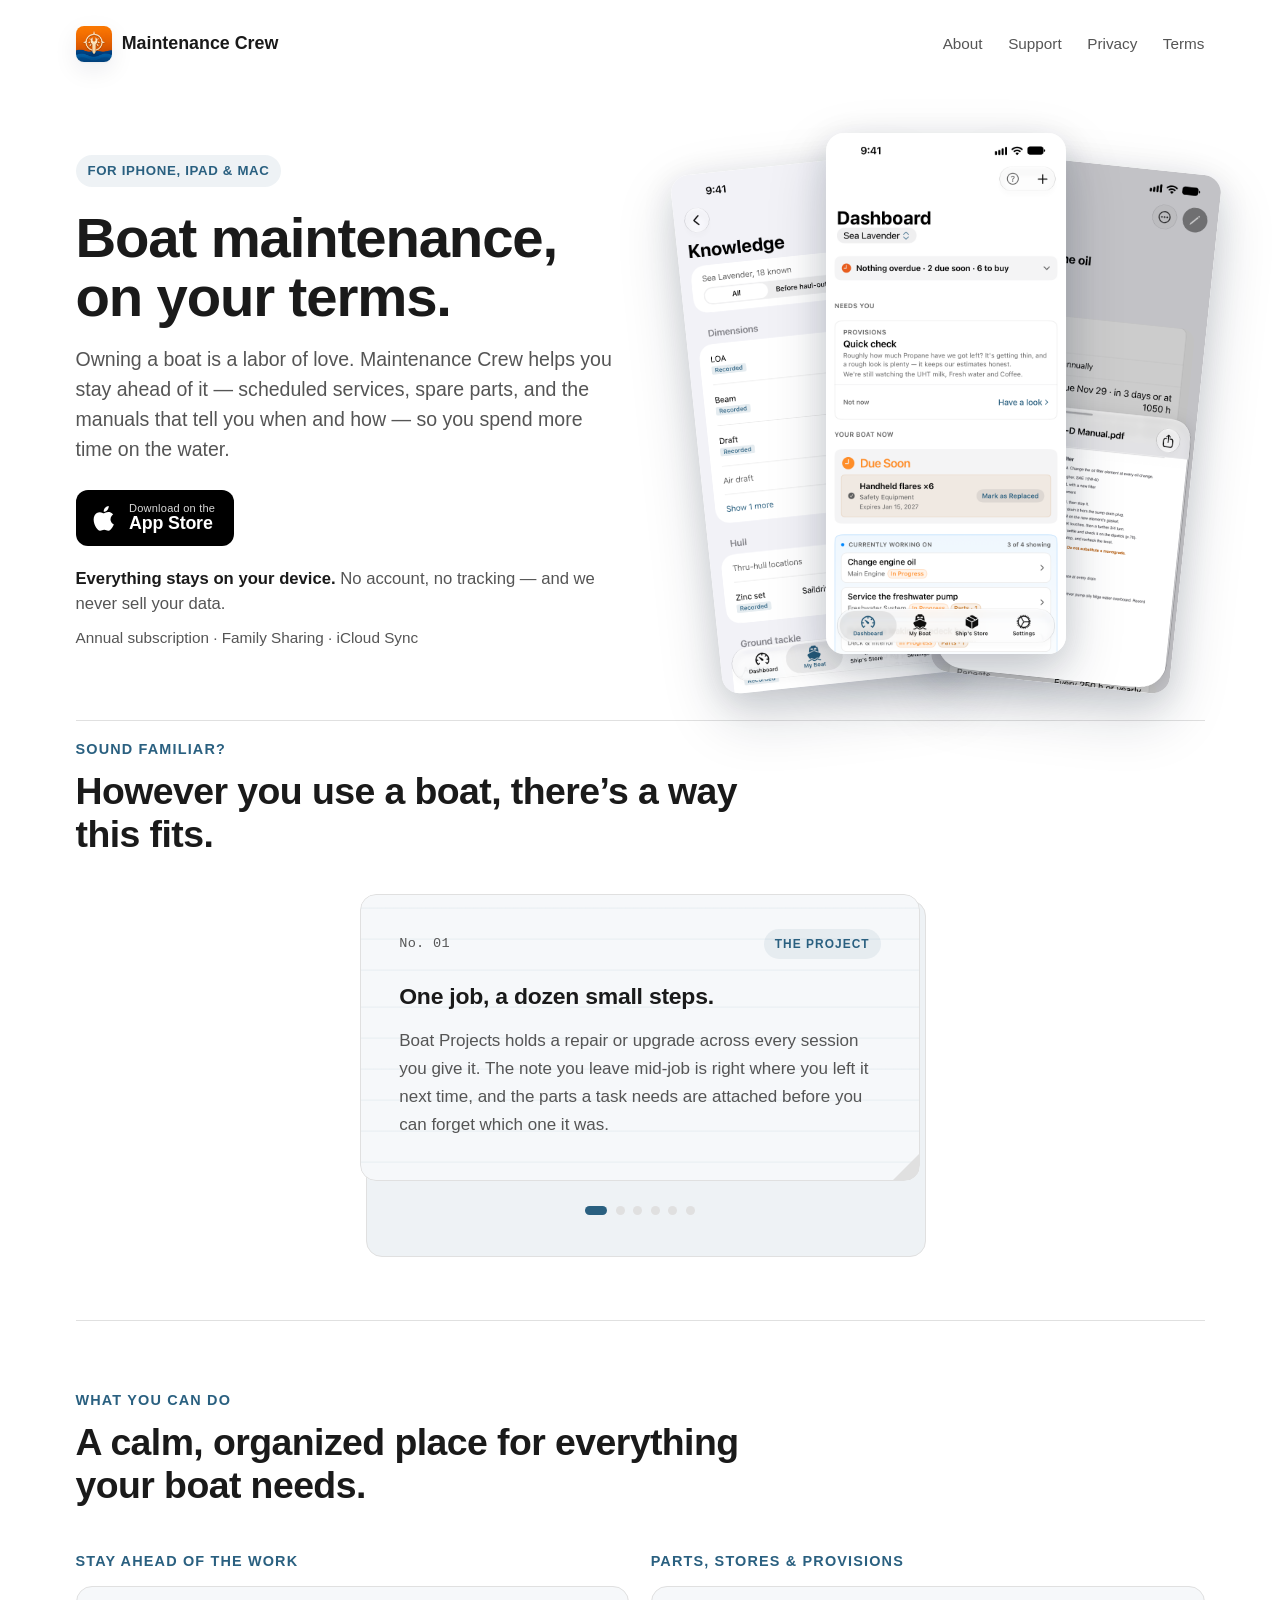
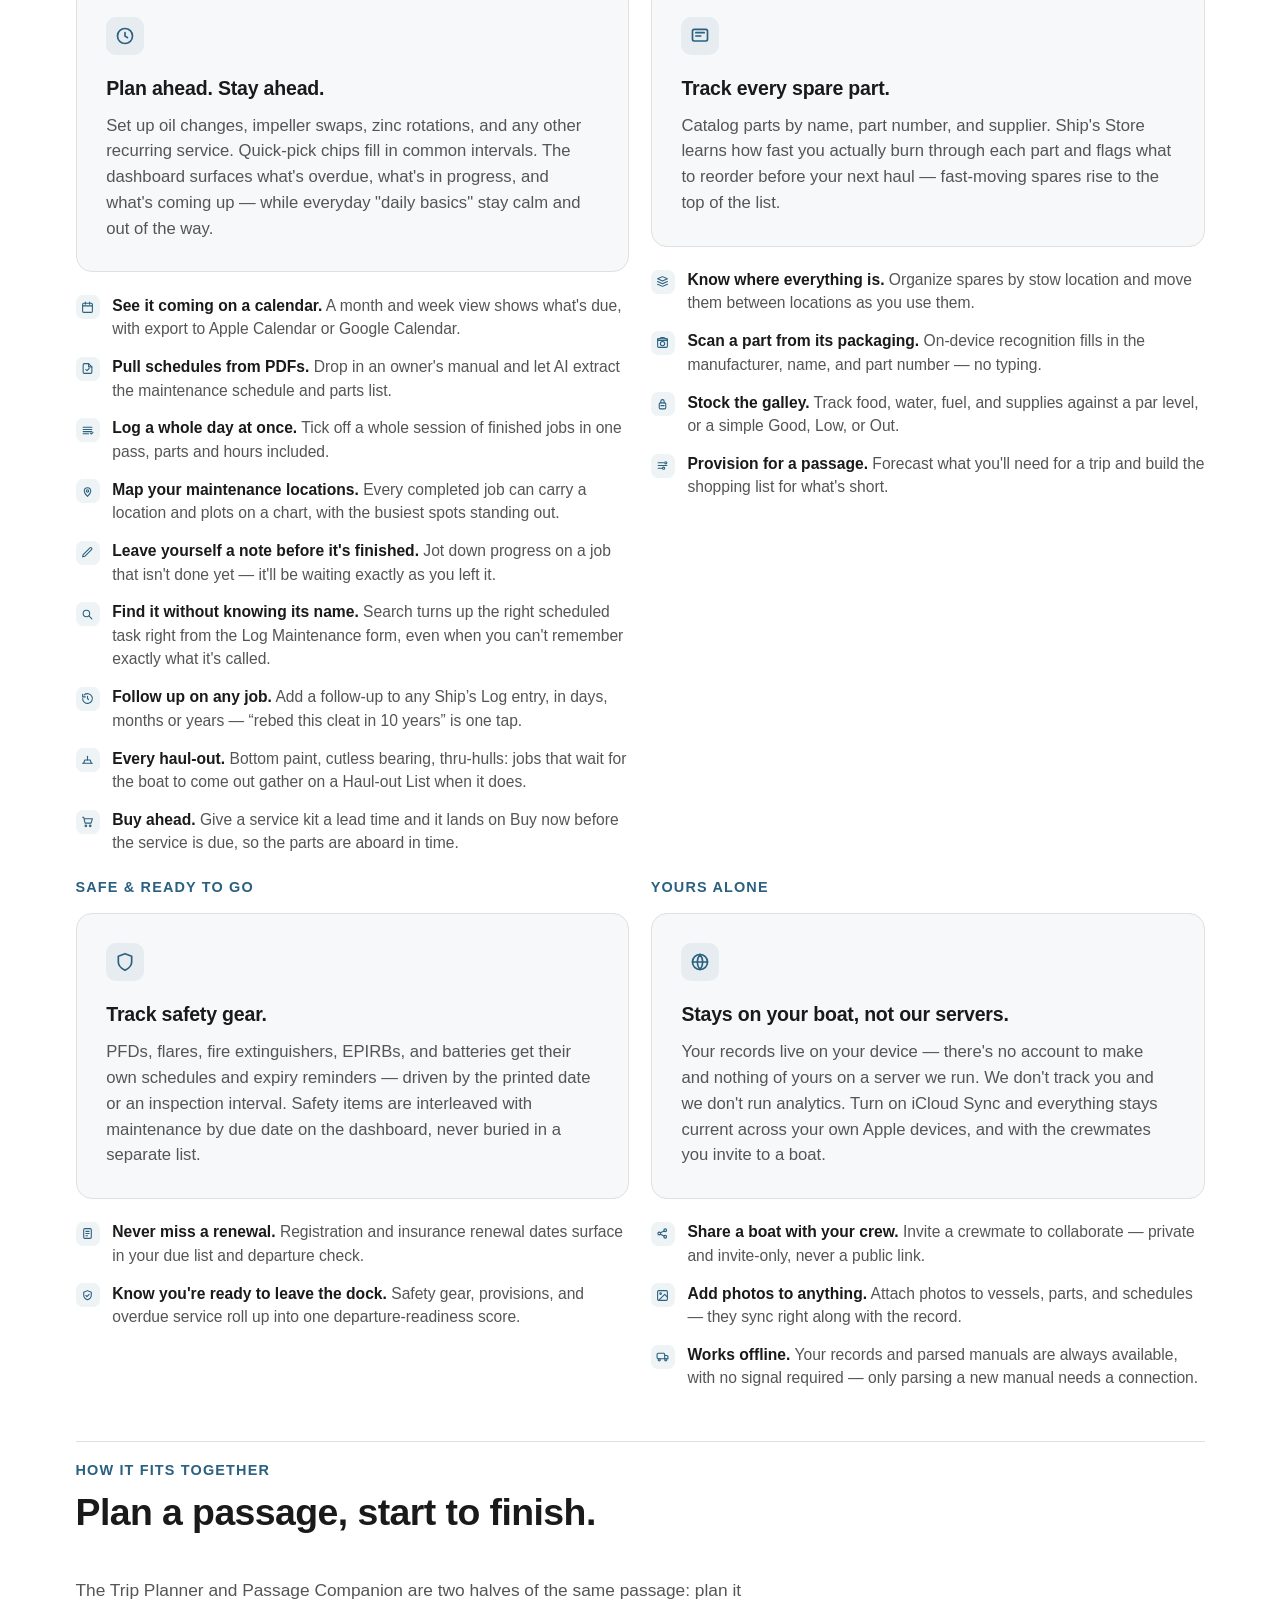
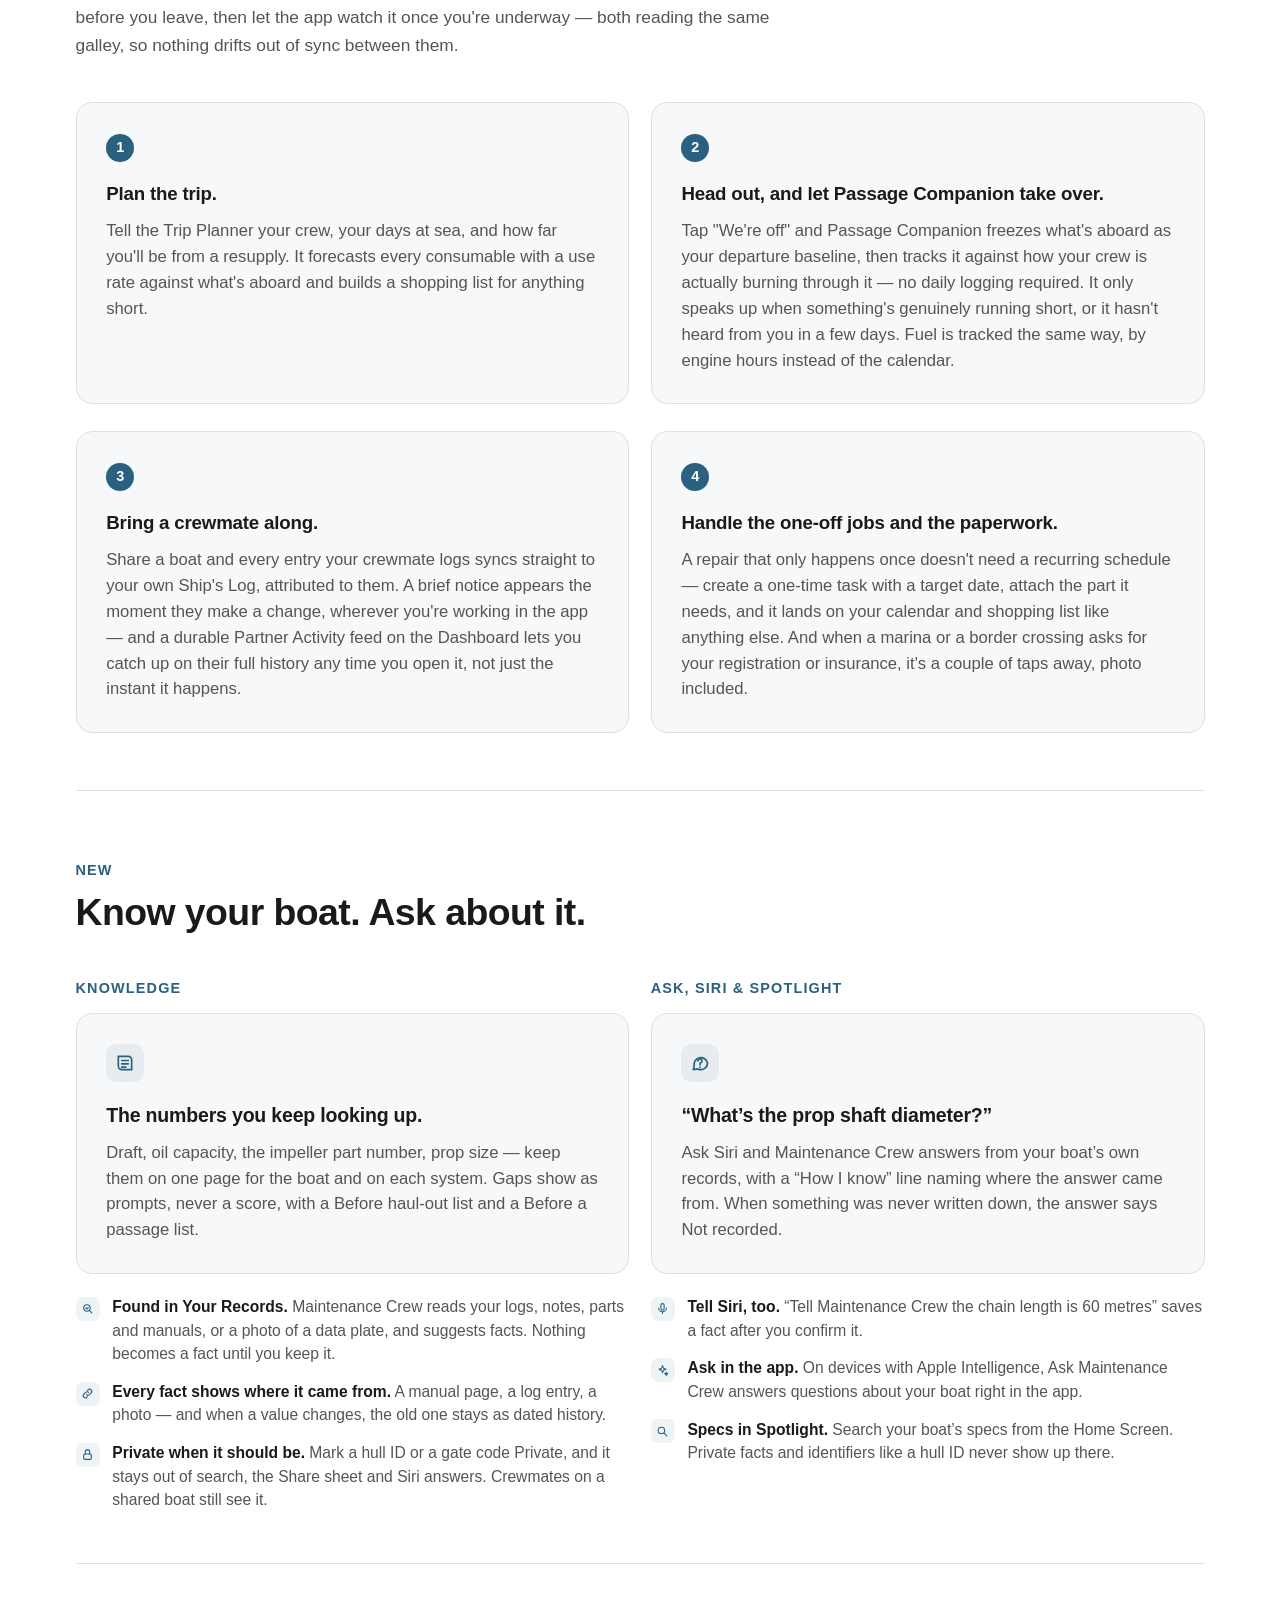
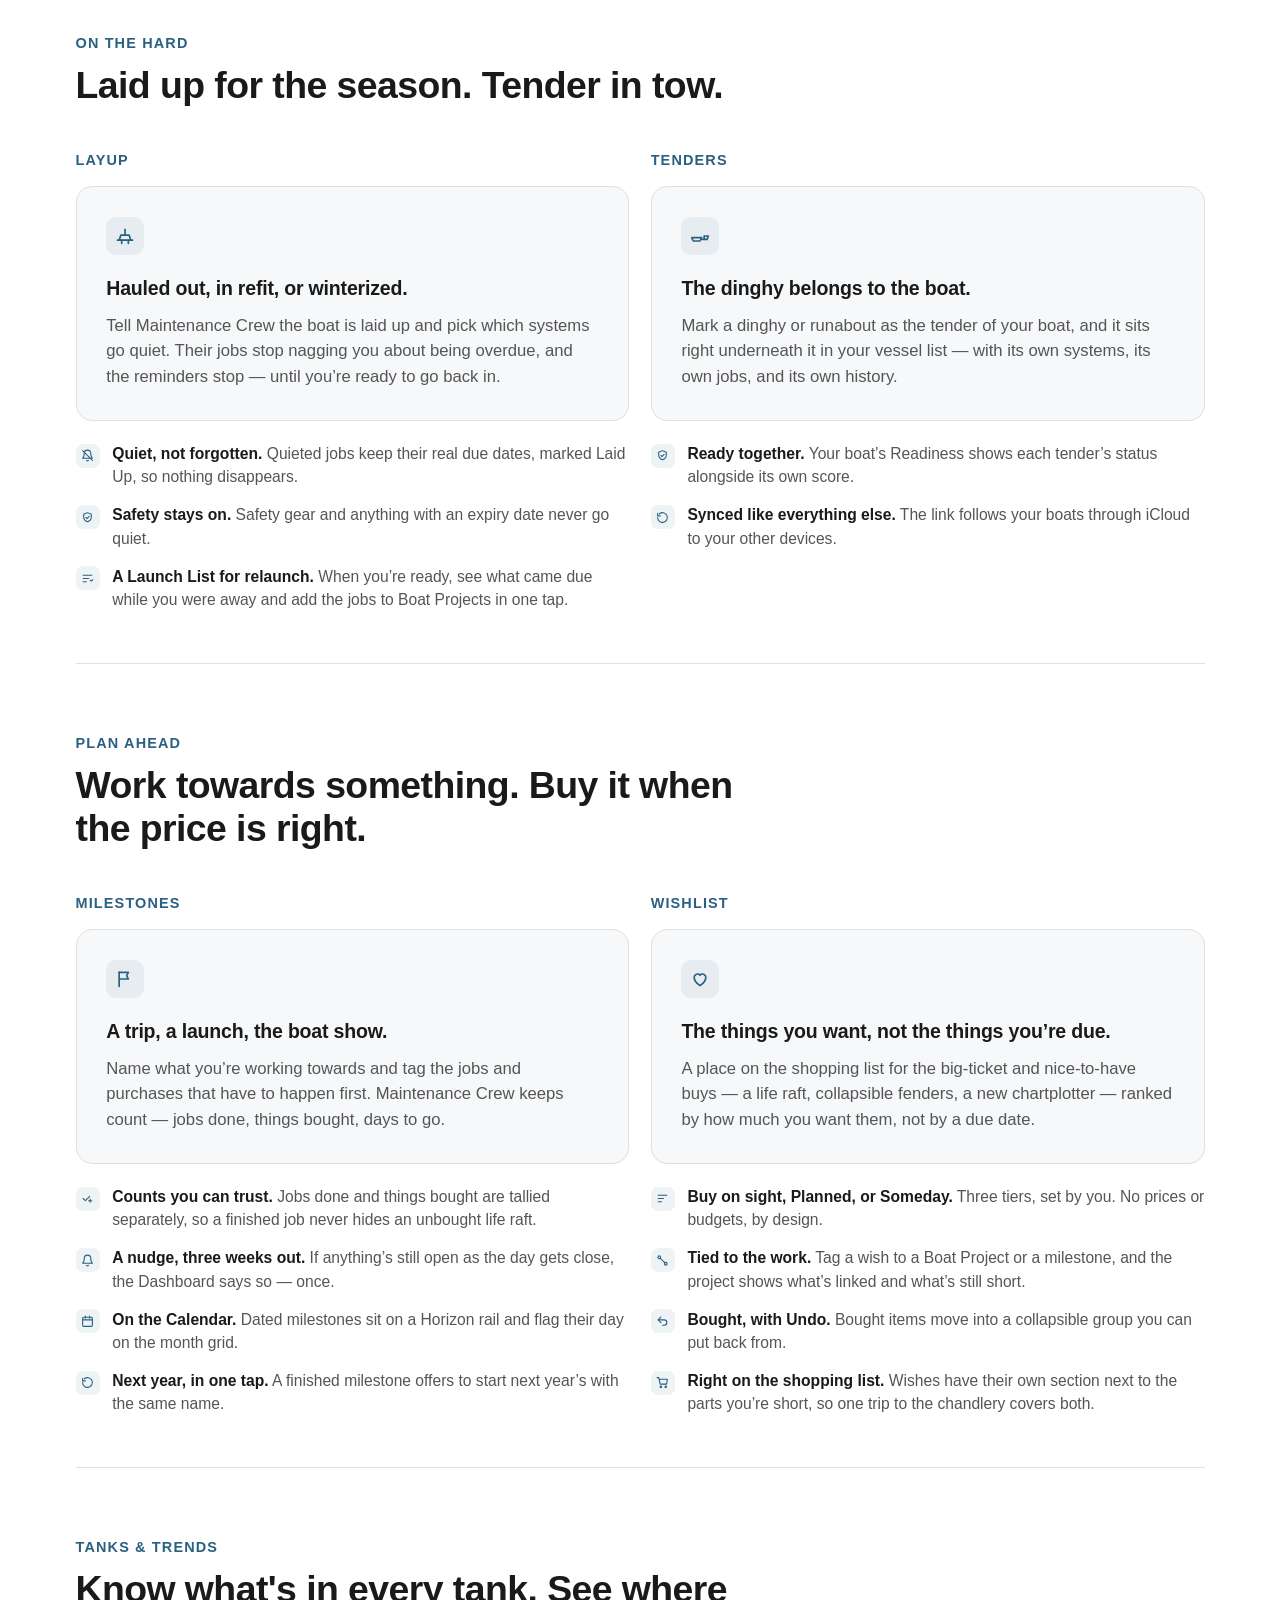
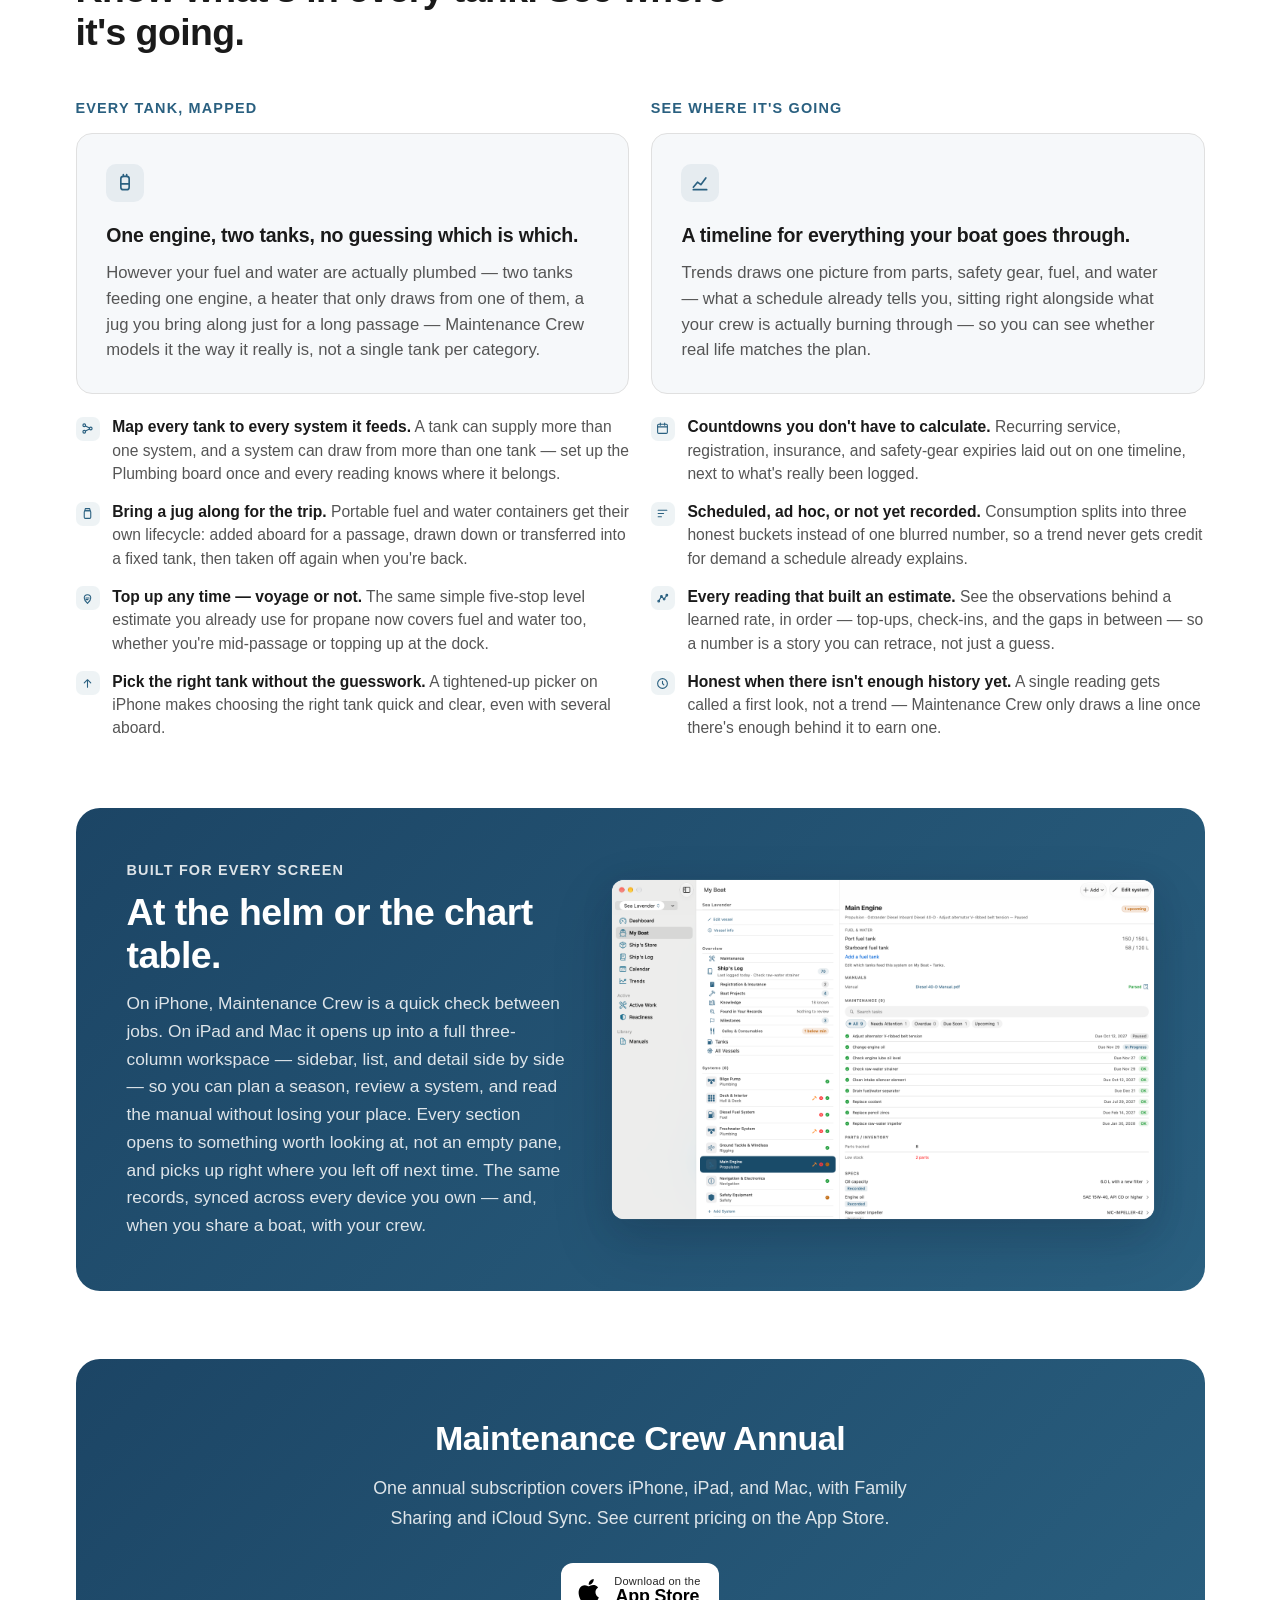
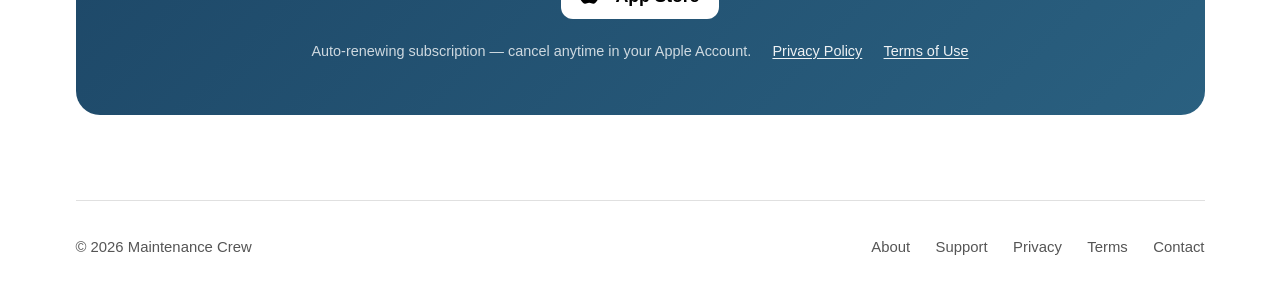
<file: index.html>
<!DOCTYPE html>
<html lang="en">
<head>
  <meta charset="UTF-8">
  <meta name="viewport" content="width=device-width, initial-scale=1.0">
  <title>Maintenance Crew — Boat maintenance, on your terms.</title>
  <meta name="description" content="A boat-maintenance tracker for iPhone, iPad, and Mac. Schedule service, track parts, keep your boat&rsquo;s specs and ask Siri about them. No account, no tracking.">
  <meta property="og:title" content="Maintenance Crew">
  <meta property="og:description" content="A boat-maintenance tracker for iPhone, iPad, and Mac. Schedule service, track parts, keep your boat&rsquo;s specs and ask Siri about them. No account, no tracking.">
  <meta property="og:type" content="website">
  <meta property="og:url" content="https://maintenancecrew.app">
  <link rel="stylesheet" href="style.css">
</head>
<body class="landing">

  <div class="container">

    <header class="topbar">
      <a href="/" class="brand">
        <img src="assets/app-icon-1024.png" alt="">
        <span class="wordmark">Maintenance Crew</span>
      </a>
      <nav>
        <a href="about.html">About</a>
        <a href="support.html">Support</a>
        <a href="privacy.html">Privacy</a>
        <a href="disclaimer.html">Terms</a>
      </nav>
    </header>

    <section class="hero">
      <div class="hero-copy">
        <span class="eyebrow">For iPhone, iPad &amp; Mac</span>
        <h1>Boat maintenance,<br>on your terms.</h1>
        <p class="lede">
          Owning a boat is a labor of love. Maintenance Crew helps you stay ahead of it — scheduled services, spare parts, and the manuals that tell you when and how — so you spend more time on the water.
        </p>
        <div class="cta">
          <a class="badge-app-store" href="https://apps.apple.com/us/app/maintenance-crew/id6764087857">
            <svg class="apple" viewBox="0 0 24 24" aria-hidden="true">
              <path d="M17.564 13.097c-.026-2.692 2.196-3.985 2.296-4.047-1.252-1.831-3.198-2.082-3.886-2.108-1.654-.168-3.226.974-4.066.974-.838 0-2.13-.949-3.503-.922-1.802.026-3.466 1.05-4.396 2.667-1.876 3.252-.478 8.053 1.345 10.687.893 1.288 1.957 2.738 3.353 2.685 1.346-.054 1.854-.872 3.479-.872 1.626 0 2.083.872 3.507.846 1.45-.026 2.367-1.312 3.252-2.605 1.026-1.494 1.45-2.949 1.474-3.024-.032-.014-2.829-1.086-2.855-4.281zM14.94 5.06c.742-.9 1.243-2.151 1.106-3.4-1.07.045-2.367.715-3.135 1.612-.689.795-1.293 2.069-1.131 3.292 1.196.092 2.418-.604 3.16-1.504z"/>
            </svg>
            <span class="badge-label">
              <small>Download on the</small>
              <strong>App Store</strong>
            </span>
          </a>
        </div>
        <p class="trust-note"><strong>Everything stays on your device.</strong> No account, no tracking — and we never sell your data.</p>
        <span class="price-note">Annual subscription &middot; Family Sharing &middot; iCloud Sync</span>
      </div>
      <div class="hero-phones">
        <img src="assets/screen-knowledge-iphone.png" alt="Knowledge for Sea Lavender: dimensions and hull facts marked Recorded, with air draft and thru-hull locations still to fill">
        <img src="assets/screen-dashboard-iphone.png" alt="Dashboard with what needs you, what's due soon, and the work in progress">
        <img src="assets/screen-manual-iphone.png" alt="The Change engine oil schedule with its page of the engine manual open">
      </div>
    </section>

    <section class="stories">
      <span class="section-heading">Sound familiar?</span>
      <h2 class="section-title">However you use a boat, there&rsquo;s a way this fits.</h2>
      <div class="story-wrap">
        <div class="story-stack" aria-hidden="true"></div>
        <!-- All six entries are real markup in a scroll-snapping row: the site ships no
             JavaScript (enforced by StaticSiteValidation_test.testNoExternalResources), so
             the text must be readable, selectable, and indexable without it. Swipe, scroll,
             and the numbered links below all move between entries natively. -->
        <div class="story-book">
          <article class="story-page" id="story-1" aria-label="Entry 1 of 6">
            <div class="story-page-content">
              <div class="story-page-head">
                <span class="story-no">No. 01</span>
                <span class="story-tag">THE PROJECT</span>
              </div>
              <h3>One job, a dozen small steps.</h3>
              <p>Boat Projects holds a repair or upgrade across every session you give it. The note you leave mid-job is right where you left it next time, and the parts a task needs are attached before you can forget which one it was.</p>
            </div>
            <a class="story-fold" href="#story-2" aria-label="Next entry"></a>
          </article>
          <article class="story-page" id="story-2" aria-label="Entry 2 of 6">
            <div class="story-page-content">
              <div class="story-page-head">
                <span class="story-no">No. 02</span>
                <span class="story-tag">THE PARTNER</span>
              </div>
              <h3>Two owners, one logbook.</h3>
              <p>Invite a crewmate to your boat and every entry they log &mdash; the part they ordered, the fix they found &mdash; lands in your own Ship&rsquo;s Log, attributed to them, with a quiet nudge the moment something changes.</p>
            </div>
            <a class="story-fold" href="#story-3" aria-label="Next entry"></a>
          </article>
          <article class="story-page" id="story-3" aria-label="Entry 3 of 6">
            <div class="story-page-content">
              <div class="story-page-head">
                <span class="story-no">No. 03</span>
                <span class="story-tag">THE MANUAL</span>
              </div>
              <h3>What the manufacturer says, one tap away.</h3>
              <p>Drop in an owner&rsquo;s manual and the schedule, intervals, and parts list come out the other side &mdash; with the page reference sitting right on the task, so you can jump straight to the paragraph that explains it.</p>
            </div>
            <a class="story-fold" href="#story-4" aria-label="Next entry"></a>
          </article>
          <article class="story-page" id="story-4" aria-label="Entry 4 of 6">
            <div class="story-page-content">
              <div class="story-page-head">
                <span class="story-no">No. 04</span>
                <span class="story-tag">SEASON START</span>
              </div>
              <h3>Everything checked before you shove off.</h3>
              <p>Safety gear, registration, insurance, and anything overdue roll up into one departure-readiness read, and the calendar lays out what&rsquo;s due this month &mdash; before you&rsquo;ve even pulled the cover off.</p>
            </div>
            <a class="story-fold" href="#story-5" aria-label="Next entry"></a>
          </article>
          <article class="story-page" id="story-5" aria-label="Entry 5 of 6">
            <div class="story-page-content">
              <div class="story-page-head">
                <span class="story-no">No. 05</span>
                <span class="story-tag">LAY-UP</span>
              </div>
              <h3>Put her away right, remember it next spring.</h3>
              <p>Log the winterizing jobs as you go and note where you stopped. Next season&rsquo;s dashboard picks up exactly where lay-up left off &mdash; nothing relies on memory from six months ago.</p>
            </div>
            <a class="story-fold" href="#story-6" aria-label="Next entry"></a>
          </article>
          <article class="story-page" id="story-6" aria-label="Entry 6 of 6">
            <div class="story-page-content">
              <div class="story-page-head">
                <span class="story-no">No. 06</span>
                <span class="story-tag">THE PASSAGE</span>
              </div>
              <h3>A weekend, a season, or the whole coast.</h3>
              <p>Tell the Trip Planner your crew and your days out, and it turns that into a shopping list before you leave the dock. Head out, and Passage Companion tracks it against what&rsquo;s actually aboard &mdash; quiet until something&rsquo;s genuinely running short.</p>
            </div>
            <a class="story-fold" href="#story-1" aria-label="Next entry"></a>
          </article>
        </div>
        <nav class="story-nav" aria-label="Entries">
          <div class="story-dots">
            <a href="#story-1" aria-label="Go to entry 1 of 6"><span>1</span></a>
            <a href="#story-2" aria-label="Go to entry 2 of 6"><span>2</span></a>
            <a href="#story-3" aria-label="Go to entry 3 of 6"><span>3</span></a>
            <a href="#story-4" aria-label="Go to entry 4 of 6"><span>4</span></a>
            <a href="#story-5" aria-label="Go to entry 5 of 6"><span>5</span></a>
            <a href="#story-6" aria-label="Go to entry 6 of 6"><span>6</span></a>
          </div>
        </nav>
        <p class="story-count">6 entries &mdash; swipe, scroll, or pick one above.</p>
      </div>
    </section>

    <section class="features">
      <span class="section-heading">What you can do</span>
      <h2 class="section-title">A calm, organized place for everything your boat needs.</h2>

      <div class="feature-grid">
        <div class="feature-cluster">
          <span class="section-heading">Stay ahead of the work</span>
          <div class="feature-card">
            <div class="feature-icon">
              <svg viewBox="0 0 24 24"><path d="M12 8v4l3 2"/><circle cx="12" cy="12" r="9"/></svg>
            </div>
            <h3>Plan ahead. Stay ahead.</h3>
            <p>Set up oil changes, impeller swaps, zinc rotations, and any other recurring service. Quick-pick chips fill in common intervals. The dashboard surfaces what's overdue, what's in progress, and what's coming up — while everyday "daily basics" stay calm and out of the way.</p>
          </div>
          <ul class="feature-list">
            <li class="feature-list-item">
              <span class="feature-list-icon"><svg viewBox="0 0 24 24"><rect x="3" y="4" width="18" height="17" rx="2"/><path d="M3 9h18M8 2v4M16 2v4"/></svg></span>
              <span><strong>See it coming on a calendar.</strong> A month and week view shows what's due, with export to Apple Calendar or Google Calendar.</span>
            </li>
            <li class="feature-list-item">
              <span class="feature-list-icon"><svg viewBox="0 0 24 24"><path d="M14 3H6a2 2 0 0 0-2 2v14a2 2 0 0 0 2 2h12a2 2 0 0 0 2-2V9z"/><path d="M14 3v6h6M9 14l2 2 4-4"/></svg></span>
              <span><strong>Pull schedules from PDFs.</strong> Drop in an owner's manual and let AI extract the maintenance schedule and parts list.</span>
            </li>
            <li class="feature-list-item">
              <span class="feature-list-icon"><svg viewBox="0 0 24 24"><path d="M4 6h16M4 10h16M4 14h16M4 18h10"/><path d="M17.5 17l1.5 1.5 3-3"/></svg></span>
              <span><strong>Log a whole day at once.</strong> Tick off a whole session of finished jobs in one pass, parts and hours included.</span>
            </li>
            <li class="feature-list-item">
              <span class="feature-list-icon"><svg viewBox="0 0 24 24"><path d="M12 21s6-5.5 6-10a6 6 0 0 0-12 0c0 4.5 6 10 6 10z"/><circle cx="12" cy="11" r="2.2"/></svg></span>
              <span><strong>Map your maintenance locations.</strong> Every completed job can carry a location and plots on a chart, with the busiest spots standing out.</span>
            </li>
            <li class="feature-list-item">
              <span class="feature-list-icon"><svg viewBox="0 0 24 24"><path d="M16.5 3.5a2.1 2.1 0 0 1 3 3L7 19l-4 1 1-4 12.5-12.5z"/></svg></span>
              <span><strong>Leave yourself a note before it's finished.</strong> Jot down progress on a job that isn't done yet — it'll be waiting exactly as you left it.</span>
            </li>
            <li class="feature-list-item">
              <span class="feature-list-icon"><svg viewBox="0 0 24 24"><circle cx="10" cy="10" r="6"/><path d="M20 20l-4.5-4.5"/></svg></span>
              <span><strong>Find it without knowing its name.</strong> Search turns up the right scheduled task right from the Log Maintenance form, even when you can't remember exactly what it's called.</span>
            </li>
            <li class="feature-list-item">
              <span class="feature-list-icon"><svg viewBox="0 0 24 24"><path d="M3 12a9 9 0 1 0 3-6.7"/><path d="M3 4v5h5"/><path d="M12 8v4l2 2"/></svg></span>
              <span><strong>Follow up on any job.</strong> Add a follow-up to any Ship&rsquo;s Log entry, in days, months or years &mdash; &ldquo;rebed this cleat in 10 years&rdquo; is one tap.</span>
            </li>
            <li class="feature-list-item">
              <span class="feature-list-icon"><svg viewBox="0 0 24 24"><path d="M3 17h18"/><path d="M5 17l2-6h10l2 6"/><path d="M12 11V4"/></svg></span>
              <span><strong>Every haul-out.</strong> Bottom paint, cutless bearing, thru-hulls: jobs that wait for the boat to come out gather on a Haul-out List when it does.</span>
            </li>
            <li class="feature-list-item">
              <span class="feature-list-icon"><svg viewBox="0 0 24 24"><circle cx="9" cy="20" r="1.5"/><circle cx="17" cy="20" r="1.5"/><path d="M3 4h2l2.5 11h11L21 7H6.2"/></svg></span>
              <span><strong>Buy ahead.</strong> Give a service kit a lead time and it lands on Buy now before the service is due, so the parts are aboard in time.</span>
            </li>
          </ul>
        </div>
        <div class="feature-cluster">
          <span class="section-heading">Parts, stores &amp; provisions</span>
          <div class="feature-card">
            <div class="feature-icon">
              <svg viewBox="0 0 24 24"><rect x="3" y="4" width="18" height="14" rx="2"/><path d="M7 8h10M7 12h6"/></svg>
            </div>
            <h3>Track every spare part.</h3>
            <p>Catalog parts by name, part number, and supplier. Ship's Store learns how fast you actually burn through each part and flags what to reorder before your next haul — fast-moving spares rise to the top of the list.</p>
          </div>
          <ul class="feature-list">
            <li class="feature-list-item">
              <span class="feature-list-icon"><svg viewBox="0 0 24 24"><path d="M3 7l9-4 9 4-9 4-9-4z"/><path d="M3 12l9 4 9-4M3 17l9 4 9-4"/></svg></span>
              <span><strong>Know where everything is.</strong> Organize spares by stow location and move them between locations as you use them.</span>
            </li>
            <li class="feature-list-item">
              <span class="feature-list-icon"><svg viewBox="0 0 24 24"><path d="M9 3h6l2 2h4v3H3V5h4z"/><circle cx="12" cy="14" r="4"/><rect x="3" y="5" width="18" height="16" rx="2"/></svg></span>
              <span><strong>Scan a part from its packaging.</strong> On-device recognition fills in the manufacturer, name, and part number — no typing.</span>
            </li>
            <li class="feature-list-item">
              <span class="feature-list-icon"><svg viewBox="0 0 24 24"><rect x="6" y="9" width="12" height="11" rx="2"/><path d="M9 9V6a3 3 0 0 1 6 0v3M9 14h6"/></svg></span>
              <span><strong>Stock the galley.</strong> Track food, water, fuel, and supplies against a par level, or a simple Good, Low, or Out.</span>
            </li>
            <li class="feature-list-item">
              <span class="feature-list-icon"><svg viewBox="0 0 24 24"><path d="M4 7h10M4 12h16M4 17h7"/><circle cx="18" cy="7" r="2"/><circle cx="14" cy="17" r="2"/></svg></span>
              <span><strong>Provision for a passage.</strong> Forecast what you'll need for a trip and build the shopping list for what's short.</span>
            </li>
          </ul>
        </div>
        <div class="feature-cluster">
          <span class="section-heading">Safe &amp; ready to go</span>
          <div class="feature-card">
            <div class="feature-icon">
              <svg viewBox="0 0 24 24"><path d="M12 22s8-4 8-10V5l-8-3-8 3v7c0 6 8 10 8 10z"/></svg>
            </div>
            <h3>Track safety gear.</h3>
            <p>PFDs, flares, fire extinguishers, EPIRBs, and batteries get their own schedules and expiry reminders — driven by the printed date or an inspection interval. Safety items are interleaved with maintenance by due date on the dashboard, never buried in a separate list.</p>
          </div>
          <ul class="feature-list">
            <li class="feature-list-item">
              <span class="feature-list-icon"><svg viewBox="0 0 24 24"><rect x="5" y="3" width="14" height="18" rx="2"/><path d="M9 8h6M9 12h6M9 16h3"/></svg></span>
              <span><strong>Never miss a renewal.</strong> Registration and insurance renewal dates surface in your due list and departure check.</span>
            </li>
            <li class="feature-list-item">
              <span class="feature-list-icon"><svg viewBox="0 0 24 24"><path d="M12 3l7 3v5c0 4.5-3 7.5-7 9-4-1.5-7-4.5-7-9V6z"/><path d="M9 12l2 2 4-4"/></svg></span>
              <span><strong>Know you're ready to leave the dock.</strong> Safety gear, provisions, and overdue service roll up into one departure-readiness score.</span>
            </li>
          </ul>
        </div>
        <div class="feature-cluster">
          <span class="section-heading">Yours alone</span>
          <div class="feature-card">
            <div class="feature-icon">
              <svg viewBox="0 0 24 24"><circle cx="12" cy="12" r="9"/><path d="M3 12h18M12 3a14 14 0 0 1 0 18M12 3a14 14 0 0 0 0 18"/></svg>
            </div>
            <h3>Stays on your boat, not our servers.</h3>
            <p>Your records live on your device — there's no account to make and nothing of yours on a server we run. We don't track you and we don't run analytics. Turn on iCloud Sync and everything stays current across your own Apple devices, and with the crewmates you invite to a boat.</p>
          </div>
          <ul class="feature-list">
            <li class="feature-list-item">
              <span class="feature-list-icon"><svg viewBox="0 0 24 24"><circle cx="6" cy="12" r="2.5"/><circle cx="17" cy="6" r="2.5"/><circle cx="17" cy="18" r="2.5"/><path d="M8.2 10.8l6.6-3.6M8.2 13.2l6.6 3.6"/></svg></span>
              <span><strong>Share a boat with your crew.</strong> Invite a crewmate to collaborate — private and invite-only, never a public link.</span>
            </li>
            <li class="feature-list-item">
              <span class="feature-list-icon"><svg viewBox="0 0 24 24"><rect x="3" y="3" width="18" height="18" rx="2"/><circle cx="8.5" cy="8.5" r="1.5"/><path d="M21 15l-5-5L5 21"/></svg></span>
              <span><strong>Add photos to anything.</strong> Attach photos to vessels, parts, and schedules — they sync right along with the record.</span>
            </li>
            <li class="feature-list-item">
              <span class="feature-list-icon"><svg viewBox="0 0 24 24"><rect x="2" y="6" width="14" height="10" rx="2"/><path d="M16 10h4l2 2v4h-6"/><circle cx="6" cy="18" r="2"/><circle cx="18" cy="18" r="2"/></svg></span>
              <span><strong>Works offline.</strong> Your records and parsed manuals are always available, with no signal required — only parsing a new manual needs a connection.</span>
            </li>
          </ul>
        </div>
      </div>
    </section>

    <section class="journey">
      <span class="section-heading">How it fits together</span>
      <h2 class="section-title">Plan a passage, start to finish.</h2>
      <p class="journey-lede">
        The Trip Planner and Passage Companion are two halves of the same passage: plan it before you leave, then let the app watch it once you're underway — both reading the same galley, so nothing drifts out of sync between them.
      </p>
      <ol class="journey-steps">
        <li class="journey-step">
          <span class="journey-step-num">1</span>
          <h3>Plan the trip.</h3>
          <p>Tell the Trip Planner your crew, your days at sea, and how far you'll be from a resupply. It forecasts every consumable with a use rate against what's aboard and builds a shopping list for anything short.</p>
        </li>
        <li class="journey-step">
          <span class="journey-step-num">2</span>
          <h3>Head out, and let Passage Companion take over.</h3>
          <p>Tap "We're off" and Passage Companion freezes what's aboard as your departure baseline, then tracks it against how your crew is actually burning through it — no daily logging required. It only speaks up when something's genuinely running short, or it hasn't heard from you in a few days. Fuel is tracked the same way, by engine hours instead of the calendar.</p>
        </li>
        <li class="journey-step">
          <span class="journey-step-num">3</span>
          <h3>Bring a crewmate along.</h3>
          <p>Share a boat and every entry your crewmate logs syncs straight to your own Ship's Log, attributed to them. A brief notice appears the moment they make a change, wherever you're working in the app — and a durable Partner Activity feed on the Dashboard lets you catch up on their full history any time you open it, not just the instant it happens.</p>
        </li>
        <li class="journey-step">
          <span class="journey-step-num">4</span>
          <h3>Handle the one-off jobs and the paperwork.</h3>
          <p>A repair that only happens once doesn't need a recurring schedule — create a one-time task with a target date, attach the part it needs, and it lands on your calendar and shopping list like anything else. And when a marina or a border crossing asks for your registration or insurance, it's a couple of taps away, photo included.</p>
        </li>
      </ol>
    </section>

    <section class="features" id="knowledge-ask">
      <span class="section-heading">New</span>
      <h2 class="section-title">Know your boat. Ask about it.</h2>

      <div class="feature-grid">
        <div class="feature-cluster">
          <span class="section-heading">Knowledge</span>
          <div class="feature-card">
            <div class="feature-icon">
              <svg viewBox="0 0 24 24"><path d="M4 4h12a4 4 0 0 1 4 4v12H8a4 4 0 0 1-4-4z"/><path d="M8 9h8M8 13h8M8 17h5"/></svg>
            </div>
            <h3>The numbers you keep looking up.</h3>
            <p>Draft, oil capacity, the impeller part number, prop size &mdash; keep them on one page for the boat and on each system. Gaps show as prompts, never a score, with a Before haul-out list and a Before a passage list.</p>
          </div>
          <ul class="feature-list">
            <li class="feature-list-item">
              <span class="feature-list-icon"><svg viewBox="0 0 24 24"><circle cx="11" cy="11" r="6"/><path d="M20 20l-4.5-4.5"/><path d="M8.5 11l2 2 3-3"/></svg></span>
              <span><strong>Found in Your Records.</strong> Maintenance Crew reads your logs, notes, parts and manuals, or a photo of a data plate, and suggests facts. Nothing becomes a fact until you keep it.</span>
            </li>
            <li class="feature-list-item">
              <span class="feature-list-icon"><svg viewBox="0 0 24 24"><path d="M10 14a4 4 0 0 0 5.7 0l3-3a4 4 0 0 0-5.7-5.7l-1 1"/><path d="M14 10a4 4 0 0 0-5.7 0l-3 3a4 4 0 0 0 5.7 5.7l1-1"/></svg></span>
              <span><strong>Every fact shows where it came from.</strong> A manual page, a log entry, a photo &mdash; and when a value changes, the old one stays as dated history.</span>
            </li>
            <li class="feature-list-item">
              <span class="feature-list-icon"><svg viewBox="0 0 24 24"><rect x="5" y="11" width="14" height="10" rx="2"/><path d="M8 11V7a4 4 0 0 1 8 0v4"/></svg></span>
              <span><strong>Private when it should be.</strong> Mark a hull ID or a gate code Private, and it stays out of search, the Share sheet and Siri answers. Crewmates on a shared boat still see it.</span>
            </li>
          </ul>
        </div>
        <div class="feature-cluster">
          <span class="section-heading">Ask, Siri &amp; Spotlight</span>
          <div class="feature-card">
            <div class="feature-icon">
              <svg viewBox="0 0 24 24"><path d="M21 12a8 8 0 0 1-11.6 7.1L4 20l1-4.6A8 8 0 1 1 21 12z"/><path d="M9.5 9.5a2.5 2.5 0 1 1 3.5 2.3c-.6.3-1 .8-1 1.5V14"/><path d="M12 17h.01"/></svg>
            </div>
            <h3>&ldquo;What&rsquo;s the prop shaft diameter?&rdquo;</h3>
            <p>Ask Siri and Maintenance Crew answers from your boat&rsquo;s own records, with a &ldquo;How I know&rdquo; line naming where the answer came from. When something was never written down, the answer says Not recorded.</p>
          </div>
          <ul class="feature-list">
            <li class="feature-list-item">
              <span class="feature-list-icon"><svg viewBox="0 0 24 24"><path d="M12 3a3 3 0 0 0-3 3v6a3 3 0 0 0 6 0V6a3 3 0 0 0-3-3z"/><path d="M19 11a7 7 0 0 1-14 0M12 18v3"/></svg></span>
              <span><strong>Tell Siri, too.</strong> &ldquo;Tell Maintenance Crew the chain length is 60 metres&rdquo; saves a fact after you confirm it.</span>
            </li>
            <li class="feature-list-item">
              <span class="feature-list-icon"><svg viewBox="0 0 24 24"><path d="M12 3l1.8 4.7L18.5 9.5l-4.7 1.8L12 16l-1.8-4.7L5.5 9.5l4.7-1.8z"/><path d="M19 15l.8 2.2L22 18l-2.2.8L19 21l-.8-2.2L16 18l2.2-.8z"/></svg></span>
              <span><strong>Ask in the app.</strong> On devices with Apple Intelligence, Ask Maintenance Crew answers questions about your boat right in the app.</span>
            </li>
            <li class="feature-list-item">
              <span class="feature-list-icon"><svg viewBox="0 0 24 24"><circle cx="10" cy="10" r="6"/><path d="M20 20l-4.5-4.5"/></svg></span>
              <span><strong>Specs in Spotlight.</strong> Search your boat&rsquo;s specs from the Home Screen. Private facts and identifiers like a hull ID never show up there.</span>
            </li>
          </ul>
        </div>
      </div>
    </section>

    <section class="features" id="layup-tenders">
      <span class="section-heading">On the hard</span>
      <h2 class="section-title">Laid up for the season. Tender in tow.</h2>

      <div class="feature-grid">
        <div class="feature-cluster">
          <span class="section-heading">Layup</span>
          <div class="feature-card">
            <div class="feature-icon">
              <svg viewBox="0 0 24 24"><path d="M3 17h18"/><path d="M5 17l2-6h10l2 6"/><path d="M8 21v-4M16 21v-4"/><path d="M12 11V4"/></svg>
            </div>
            <h3>Hauled out, in refit, or winterized.</h3>
            <p>Tell Maintenance Crew the boat is laid up and pick which systems go quiet. Their jobs stop nagging you about being overdue, and the reminders stop &mdash; until you&rsquo;re ready to go back in.</p>
          </div>
          <ul class="feature-list">
            <li class="feature-list-item">
              <span class="feature-list-icon"><svg viewBox="0 0 24 24"><path d="M6 8a6 6 0 0 1 12 0c0 7 3 9 3 9H3s3-2 3-9"/><path d="M10.3 21a1.94 1.94 0 0 0 3.4 0"/><path d="M3 3l18 18"/></svg></span>
              <span><strong>Quiet, not forgotten.</strong> Quieted jobs keep their real due dates, marked Laid Up, so nothing disappears.</span>
            </li>
            <li class="feature-list-item">
              <span class="feature-list-icon"><svg viewBox="0 0 24 24"><path d="M12 3l7 3v5c0 4.5-3 7.5-7 9-4-1.5-7-4.5-7-9V6z"/><path d="M9 12l2 2 4-4"/></svg></span>
              <span><strong>Safety stays on.</strong> Safety gear and anything with an expiry date never go quiet.</span>
            </li>
            <li class="feature-list-item">
              <span class="feature-list-icon"><svg viewBox="0 0 24 24"><path d="M4 6h16M4 12h10M4 18h6"/><path d="M17 15l2 2 3-3"/></svg></span>
              <span><strong>A Launch List for relaunch.</strong> When you&rsquo;re ready, see what came due while you were away and add the jobs to Boat Projects in one tap.</span>
            </li>
          </ul>
        </div>
        <div class="feature-cluster">
          <span class="section-heading">Tenders</span>
          <div class="feature-card">
            <div class="feature-icon">
              <svg viewBox="0 0 24 24"><path d="M2 14h12l-2 4H4z"/><path d="M14 16h3"/><path d="M17 12h5l-1.5 4H17z"/></svg>
            </div>
            <h3>The dinghy belongs to the boat.</h3>
            <p>Mark a dinghy or runabout as the tender of your boat, and it sits right underneath it in your vessel list &mdash; with its own systems, its own jobs, and its own history.</p>
          </div>
          <ul class="feature-list">
            <li class="feature-list-item">
              <span class="feature-list-icon"><svg viewBox="0 0 24 24"><path d="M12 3l7 3v5c0 4.5-3 7.5-7 9-4-1.5-7-4.5-7-9V6z"/><path d="M9 12l2 2 4-4"/></svg></span>
              <span><strong>Ready together.</strong> Your boat&rsquo;s Readiness shows each tender&rsquo;s status alongside its own score.</span>
            </li>
            <li class="feature-list-item">
              <span class="feature-list-icon"><svg viewBox="0 0 24 24"><path d="M3 12a9 9 0 1 0 3-6.7"/><path d="M3 4v5h5"/></svg></span>
              <span><strong>Synced like everything else.</strong> The link follows your boats through iCloud to your other devices.</span>
            </li>
          </ul>
        </div>
      </div>
    </section>

    <section class="features" id="milestones-wishlist">
      <span class="section-heading">Plan ahead</span>
      <h2 class="section-title">Work towards something. Buy it when the price is right.</h2>

      <div class="feature-grid">
        <div class="feature-cluster">
          <span class="section-heading">Milestones</span>
          <div class="feature-card">
            <div class="feature-icon">
              <svg viewBox="0 0 24 24"><path d="M5 21V4"/><path d="M5 4h11l-2 4 2 4H5"/></svg>
            </div>
            <h3>A trip, a launch, the boat show.</h3>
            <p>Name what you&rsquo;re working towards and tag the jobs and purchases that have to happen first. Maintenance Crew keeps count &mdash; jobs done, things bought, days to go.</p>
          </div>
          <ul class="feature-list">
            <li class="feature-list-item">
              <span class="feature-list-icon"><svg viewBox="0 0 24 24"><path d="M4 12l4 4 8-8"/><path d="M14 16h6M17 13v6"/></svg></span>
              <span><strong>Counts you can trust.</strong> Jobs done and things bought are tallied separately, so a finished job never hides an unbought life raft.</span>
            </li>
            <li class="feature-list-item">
              <span class="feature-list-icon"><svg viewBox="0 0 24 24"><path d="M6 8a6 6 0 0 1 12 0c0 7 3 9 3 9H3s3-2 3-9"/><path d="M10.3 21a1.94 1.94 0 0 0 3.4 0"/></svg></span>
              <span><strong>A nudge, three weeks out.</strong> If anything&rsquo;s still open as the day gets close, the Dashboard says so &mdash; once.</span>
            </li>
            <li class="feature-list-item">
              <span class="feature-list-icon"><svg viewBox="0 0 24 24"><rect x="3" y="4" width="18" height="17" rx="2"/><path d="M3 9h18M8 2v4M16 2v4"/></svg></span>
              <span><strong>On the Calendar.</strong> Dated milestones sit on a Horizon rail and flag their day on the month grid.</span>
            </li>
            <li class="feature-list-item">
              <span class="feature-list-icon"><svg viewBox="0 0 24 24"><path d="M3 12a9 9 0 1 0 3-6.7"/><path d="M3 4v5h5"/></svg></span>
              <span><strong>Next year, in one tap.</strong> A finished milestone offers to start next year&rsquo;s with the same name.</span>
            </li>
          </ul>
        </div>
        <div class="feature-cluster">
          <span class="section-heading">Wishlist</span>
          <div class="feature-card">
            <div class="feature-icon">
              <svg viewBox="0 0 24 24"><path d="M12 20s-7-4.4-7-10a4 4 0 0 1 7-2.6A4 4 0 0 1 19 10c0 5.6-7 10-7 10z"/></svg>
            </div>
            <h3>The things you want, not the things you&rsquo;re due.</h3>
            <p>A place on the shopping list for the big-ticket and nice-to-have buys &mdash; a life raft, collapsible fenders, a new chartplotter &mdash; ranked by how much you want them, not by a due date.</p>
          </div>
          <ul class="feature-list">
            <li class="feature-list-item">
              <span class="feature-list-icon"><svg viewBox="0 0 24 24"><path d="M4 6h16M4 12h10M4 18h6"/></svg></span>
              <span><strong>Buy on sight, Planned, or Someday.</strong> Three tiers, set by you. No prices or budgets, by design.</span>
            </li>
            <li class="feature-list-item">
              <span class="feature-list-icon"><svg viewBox="0 0 24 24"><circle cx="6" cy="6" r="2.5"/><circle cx="18" cy="18" r="2.5"/><path d="M8 8l8 8"/></svg></span>
              <span><strong>Tied to the work.</strong> Tag a wish to a Boat Project or a milestone, and the project shows what&rsquo;s linked and what&rsquo;s still short.</span>
            </li>
            <li class="feature-list-item">
              <span class="feature-list-icon"><svg viewBox="0 0 24 24"><path d="M9 14L4 9l5-5"/><path d="M4 9h11a5 5 0 0 1 0 10h-3"/></svg></span>
              <span><strong>Bought, with Undo.</strong> Bought items move into a collapsible group you can put back from.</span>
            </li>
            <li class="feature-list-item">
              <span class="feature-list-icon"><svg viewBox="0 0 24 24"><path d="M6 6h15l-1.5 9h-12z"/><circle cx="9" cy="20" r="1.4"/><circle cx="18" cy="20" r="1.4"/><path d="M6 6L5 3H2"/></svg></span>
              <span><strong>Right on the shopping list.</strong> Wishes have their own section next to the parts you&rsquo;re short, so one trip to the chandlery covers both.</span>
            </li>
          </ul>
        </div>
      </div>
    </section>

    <section class="features" id="tanks-trends">
      <span class="section-heading">Tanks &amp; trends</span>
      <h2 class="section-title">Know what's in every tank. See where it's going.</h2>

      <div class="feature-grid">
        <div class="feature-cluster">
          <span class="section-heading">Every tank, mapped</span>
          <div class="feature-card">
            <div class="feature-icon">
              <svg viewBox="0 0 24 24"><rect x="7" y="4" width="10" height="16" rx="3"/><path d="M7 13h10M10 4V2M14 4V2"/></svg>
            </div>
            <h3>One engine, two tanks, no guessing which is which.</h3>
            <p>However your fuel and water are actually plumbed — two tanks feeding one engine, a heater that only draws from one of them, a jug you bring along just for a long passage — Maintenance Crew models it the way it really is, not a single tank per category.</p>
          </div>
          <ul class="feature-list">
            <li class="feature-list-item">
              <span class="feature-list-icon"><svg viewBox="0 0 24 24"><circle cx="6" cy="6" r="2.5"/><circle cx="6" cy="18" r="2.5"/><circle cx="18" cy="12" r="2.5"/><path d="M8.2 7.2L15.8 11M8.2 16.8L15.8 13"/></svg></span>
              <span><strong>Map every tank to every system it feeds.</strong> A tank can supply more than one system, and a system can draw from more than one tank — set up the Plumbing board once and every reading knows where it belongs.</span>
            </li>
            <li class="feature-list-item">
              <span class="feature-list-icon"><svg viewBox="0 0 24 24"><path d="M8 3h8l1 4H7z"/><rect x="6" y="7" width="12" height="14" rx="2"/></svg></span>
              <span><strong>Bring a jug along for the trip.</strong> Portable fuel and water containers get their own lifecycle: added aboard for a passage, drawn down or transferred into a fixed tank, then taken off again when you're back.</span>
            </li>
            <li class="feature-list-item">
              <span class="feature-list-icon"><svg viewBox="0 0 24 24"><path d="M12 21s6-5.5 6-10a6 6 0 0 0-12 0c0 4.5 6 10 6 10z"/><path d="M9 11h6M9 14h4"/></svg></span>
              <span><strong>Top up any time — voyage or not.</strong> The same simple five-stop level estimate you already use for propane now covers fuel and water too, whether you're mid-passage or topping up at the dock.</span>
            </li>
            <li class="feature-list-item">
              <span class="feature-list-icon"><svg viewBox="0 0 24 24"><path d="M12 5v14M6 11l6-6 6 6"/></svg></span>
              <span><strong>Pick the right tank without the guesswork.</strong> A tightened-up picker on iPhone makes choosing the right tank quick and clear, even with several aboard.</span>
            </li>
          </ul>
        </div>
        <div class="feature-cluster">
          <span class="section-heading">See where it's going</span>
          <div class="feature-card">
            <div class="feature-icon">
              <svg viewBox="0 0 24 24"><path d="M4 17l5-6 4 3 6-8"/><path d="M4 20h16"/></svg>
            </div>
            <h3>A timeline for everything your boat goes through.</h3>
            <p>Trends draws one picture from parts, safety gear, fuel, and water — what a schedule already tells you, sitting right alongside what your crew is actually burning through — so you can see whether real life matches the plan.</p>
          </div>
          <ul class="feature-list">
            <li class="feature-list-item">
              <span class="feature-list-icon"><svg viewBox="0 0 24 24"><rect x="3" y="4" width="18" height="17" rx="2"/><path d="M3 9h18M8 2v4M16 2v4"/></svg></span>
              <span><strong>Countdowns you don't have to calculate.</strong> Recurring service, registration, insurance, and safety-gear expiries laid out on one timeline, next to what's really been logged.</span>
            </li>
            <li class="feature-list-item">
              <span class="feature-list-icon"><svg viewBox="0 0 24 24"><path d="M4 6h16M4 12h10M4 18h6"/></svg></span>
              <span><strong>Scheduled, ad hoc, or not yet recorded.</strong> Consumption splits into three honest buckets instead of one blurred number, so a trend never gets credit for demand a schedule already explains.</span>
            </li>
            <li class="feature-list-item">
              <span class="feature-list-icon"><svg viewBox="0 0 24 24"><circle cx="5" cy="17" r="1.6"/><circle cx="10" cy="8" r="1.6"/><circle cx="15" cy="13" r="1.6"/><circle cx="20" cy="6" r="1.6"/><path d="M5 17L10 8l5 5 5-7"/></svg></span>
              <span><strong>Every reading that built an estimate.</strong> See the observations behind a learned rate, in order — top-ups, check-ins, and the gaps in between — so a number is a story you can retrace, not just a guess.</span>
            </li>
            <li class="feature-list-item">
              <span class="feature-list-icon"><svg viewBox="0 0 24 24"><circle cx="12" cy="12" r="9"/><path d="M12 8v4l2.5 2.5"/></svg></span>
              <span><strong>Honest when there isn't enough history yet.</strong> A single reading gets called a first look, not a trend — Maintenance Crew only draws a line once there's enough behind it to earn one.</span>
            </li>
          </ul>
        </div>
      </div>
    </section>

    <section class="showcase">
      <div class="showcase-copy">
        <span class="section-heading">Built for every screen</span>
        <h2>At the helm or the chart table.</h2>
        <p>On iPhone, Maintenance Crew is a quick check between jobs. On iPad and Mac it opens up into a full three-column workspace — sidebar, list, and detail side by side — so you can plan a season, review a system, and read the manual without losing your place. Every section opens to something worth looking at, not an empty pane, and picks up right where you left off next time. The same records, synced across every device you own — and, when you share a boat, with your crew.</p>
      </div>
      <div class="showcase-frame">
        <img src="assets/screen-macos-myboat.png" alt="Maintenance Crew on Mac showing My Boat's three-column workspace: vessel systems in the sidebar and list, and the Main Engine detail pane with its parsed manual, maintenance list and Specs">
      </div>
    </section>

    <section class="pricing">
      <h2>Maintenance Crew Annual</h2>
      <p class="pricing-lede">
        One annual subscription covers iPhone, iPad, and Mac, with Family Sharing and iCloud Sync. See current pricing on the App Store.
      </p>
      <div class="pricing-cta">
        <a class="badge-app-store" href="https://apps.apple.com/us/app/maintenance-crew/id6764087857">
          <svg class="apple" viewBox="0 0 24 24" aria-hidden="true">
            <path d="M17.564 13.097c-.026-2.692 2.196-3.985 2.296-4.047-1.252-1.831-3.198-2.082-3.886-2.108-1.654-.168-3.226.974-4.066.974-.838 0-2.13-.949-3.503-.922-1.802.026-3.466 1.05-4.396 2.667-1.876 3.252-.478 8.053 1.345 10.687.893 1.288 1.957 2.738 3.353 2.685 1.346-.054 1.854-.872 3.479-.872 1.626 0 2.083.872 3.507.846 1.45-.026 2.367-1.312 3.252-2.605 1.026-1.494 1.45-2.949 1.474-3.024-.032-.014-2.829-1.086-2.855-4.281zM14.94 5.06c.742-.9 1.243-2.151 1.106-3.4-1.07.045-2.367.715-3.135 1.612-.689.795-1.293 2.069-1.131 3.292 1.196.092 2.418-.604 3.16-1.504z"/>
          </svg>
          <span class="badge-label">
            <small>Download on the</small>
            <strong>App Store</strong>
          </span>
        </a>
      </div>
      <div class="terms-row">
        <span>Auto-renewing subscription — cancel anytime in your Apple Account.</span>
        <a href="privacy.html">Privacy Policy</a>
        <a href="https://www.apple.com/legal/internet-services/itunes/dev/stdeula/">Terms of Use</a>
      </div>
    </section>

    <footer class="site-footer">
      <div>&copy; 2026 Maintenance Crew</div>
      <div class="links">
        <a href="about.html">About</a>
        <a href="support.html">Support</a>
        <a href="privacy.html">Privacy</a>
        <a href="disclaimer.html">Terms</a>
        <a href="mailto:privacy@maintenancecrew.app">Contact</a>
      </div>
    </footer>

  </div>

</body>
</html>
</file>
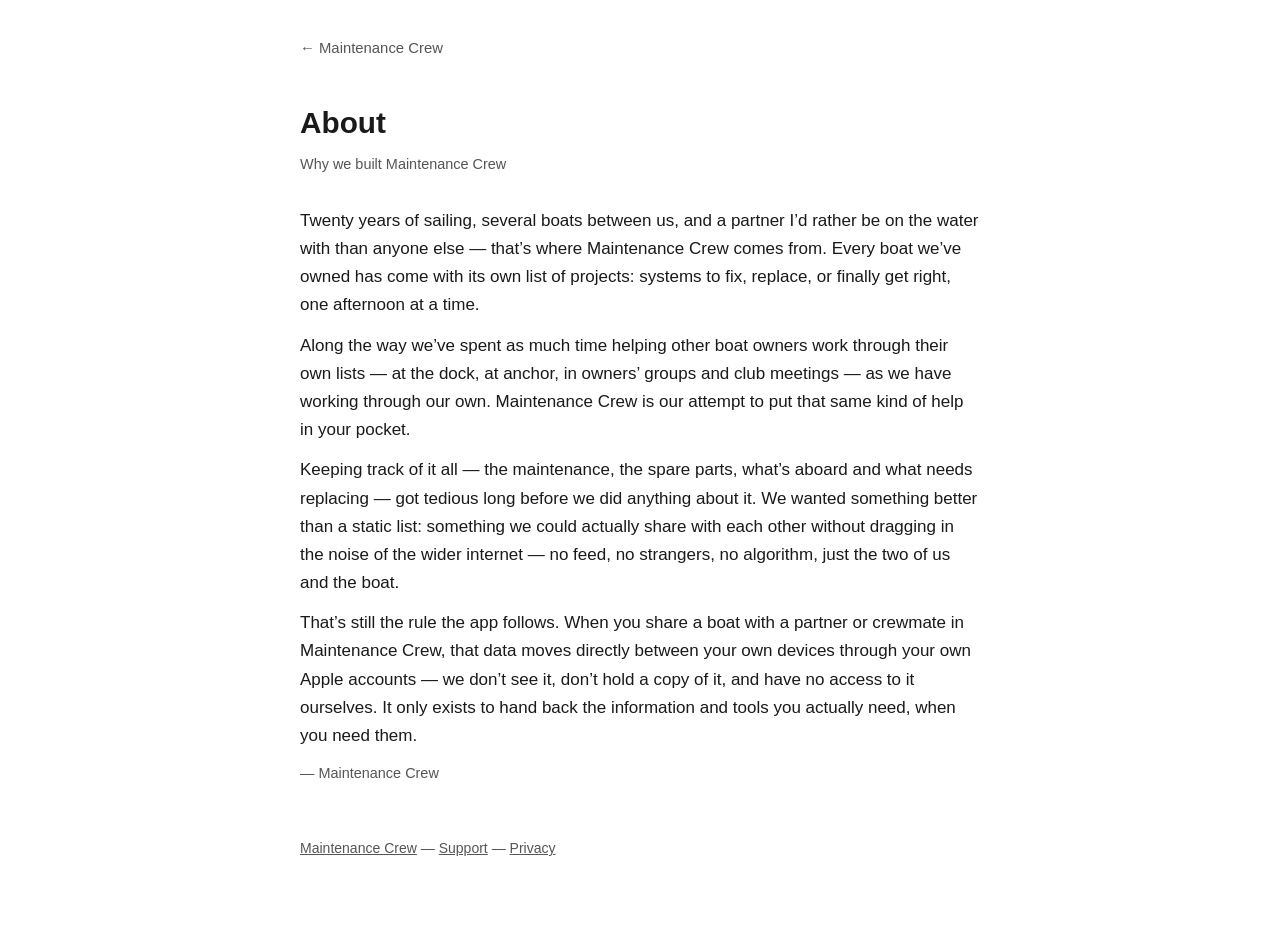
<file: about.html>
<!DOCTYPE html>
<html lang="en">
<head>
  <meta charset="UTF-8">
  <meta name="viewport" content="width=device-width, initial-scale=1.0">
  <title>About &mdash; Maintenance Crew</title>
  <meta name="description" content="Why we built Maintenance Crew: twenty years of sailing, several boats between us, and a habit of helping other owners with theirs.">
  <link rel="stylesheet" href="style.css">
</head>
<body>
  <div class="container">
    <header>
      <a href="index.html">&larr; Maintenance Crew</a>
    </header>

    <h1>About</h1>
    <p class="meta">Why we built Maintenance Crew</p>

    <p>Twenty years of sailing, several boats between us, and a partner I&rsquo;d rather be on the water with than anyone else &mdash; that&rsquo;s where Maintenance Crew comes from. Every boat we&rsquo;ve owned has come with its own list of projects: systems to fix, replace, or finally get right, one afternoon at a time.</p>

    <p>Along the way we&rsquo;ve spent as much time helping other boat owners work through their own lists &mdash; at the dock, at anchor, in owners&rsquo; groups and club meetings &mdash; as we have working through our own. Maintenance Crew is our attempt to put that same kind of help in your pocket.</p>

    <p>Keeping track of it all &mdash; the maintenance, the spare parts, what&rsquo;s aboard and what needs replacing &mdash; got tedious long before we did anything about it. We wanted something better than a static list: something we could actually share with each other without dragging in the noise of the wider internet &mdash; no feed, no strangers, no algorithm, just the two of us and the boat.</p>

    <p>That&rsquo;s still the rule the app follows. When you share a boat with a partner or crewmate in Maintenance Crew, that data moves directly between your own devices through your own Apple accounts &mdash; we don&rsquo;t see it, don&rsquo;t hold a copy of it, and have no access to it ourselves. It only exists to hand back the information and tools you actually need, when you need them.</p>

    <p class="meta">&mdash; Maintenance Crew</p>

    <footer>
      <p><a href="index.html">Maintenance Crew</a> &mdash; <a href="support.html">Support</a> &mdash; <a href="privacy.html">Privacy</a></p>
    </footer>
  </div>
</body>
</html>
</file>
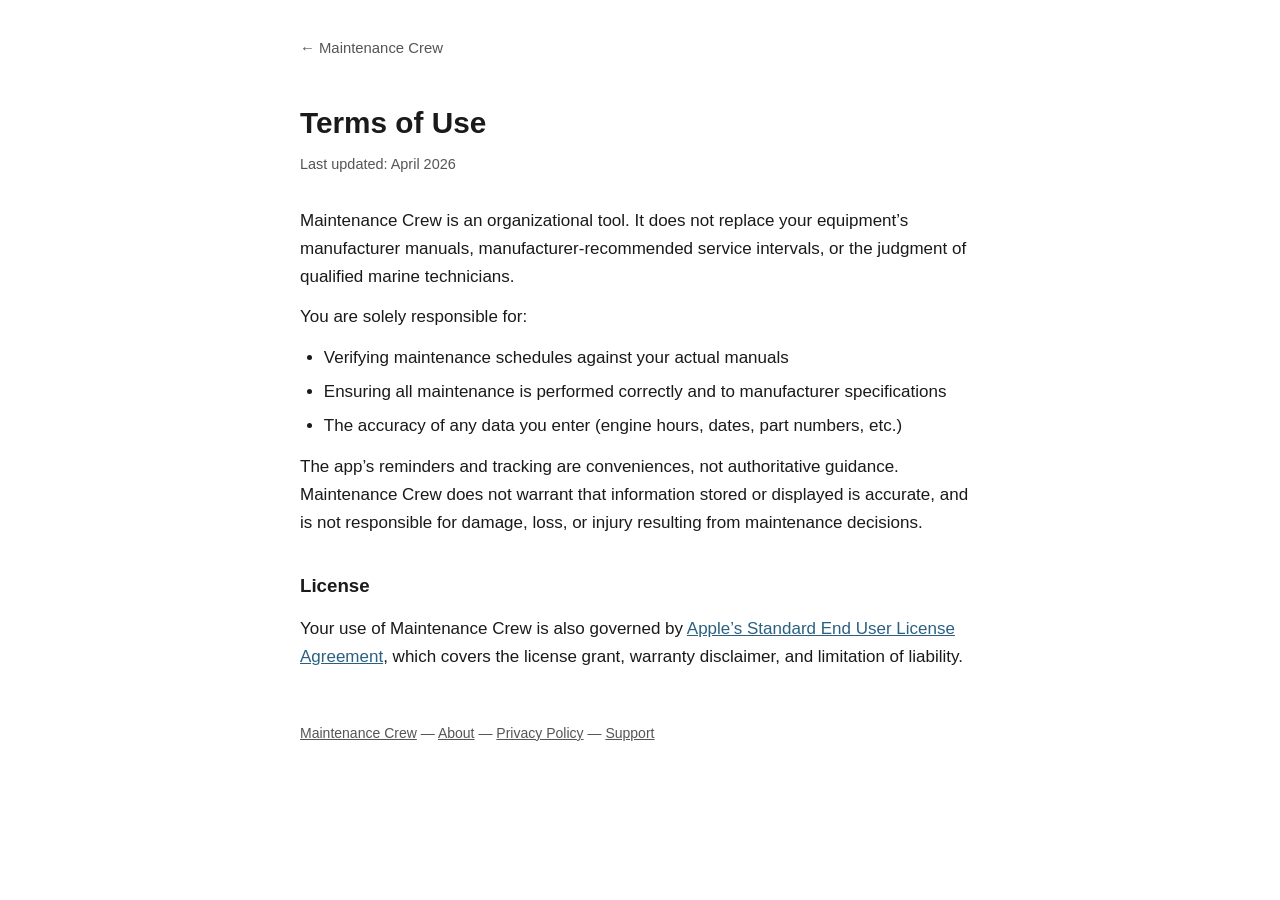
<file: disclaimer.html>
<!DOCTYPE html>
<html lang="en">
<head>
  <meta charset="UTF-8">
  <meta name="viewport" content="width=device-width, initial-scale=1.0">
  <title>Terms of Use &mdash; Maintenance Crew</title>
  <link rel="stylesheet" href="style.css">
</head>
<body>
  <div class="container">
    <header>
      <a href="index.html">&larr; Maintenance Crew</a>
    </header>

    <h1>Terms of Use</h1>
    <p class="meta">Last updated: April 2026</p>

    <p>Maintenance Crew is an organizational tool. It does not replace your equipment&rsquo;s manufacturer manuals, manufacturer-recommended service intervals, or the judgment of qualified marine technicians.</p>

    <p>You are solely responsible for:</p>

    <ul>
      <li>Verifying maintenance schedules against your actual manuals</li>
      <li>Ensuring all maintenance is performed correctly and to manufacturer specifications</li>
      <li>The accuracy of any data you enter (engine hours, dates, part numbers, etc.)</li>
    </ul>

    <p>The app&rsquo;s reminders and tracking are conveniences, not authoritative guidance. Maintenance Crew does not warrant that information stored or displayed is accurate, and is not responsible for damage, loss, or injury resulting from maintenance decisions.</p>

    <h2>License</h2>
    <p>Your use of Maintenance Crew is also governed by <a href="https://www.apple.com/legal/internet-services/itunes/dev/stdeula/" rel="noopener">Apple&rsquo;s Standard End User License Agreement</a>, which covers the license grant, warranty disclaimer, and limitation of liability.</p>

    <footer>
      <p><a href="index.html">Maintenance Crew</a> &mdash; <a href="about.html">About</a> &mdash; <a href="privacy.html">Privacy Policy</a> &mdash; <a href="support.html">Support</a></p>
    </footer>
  </div>
</body>
</html>
</file>
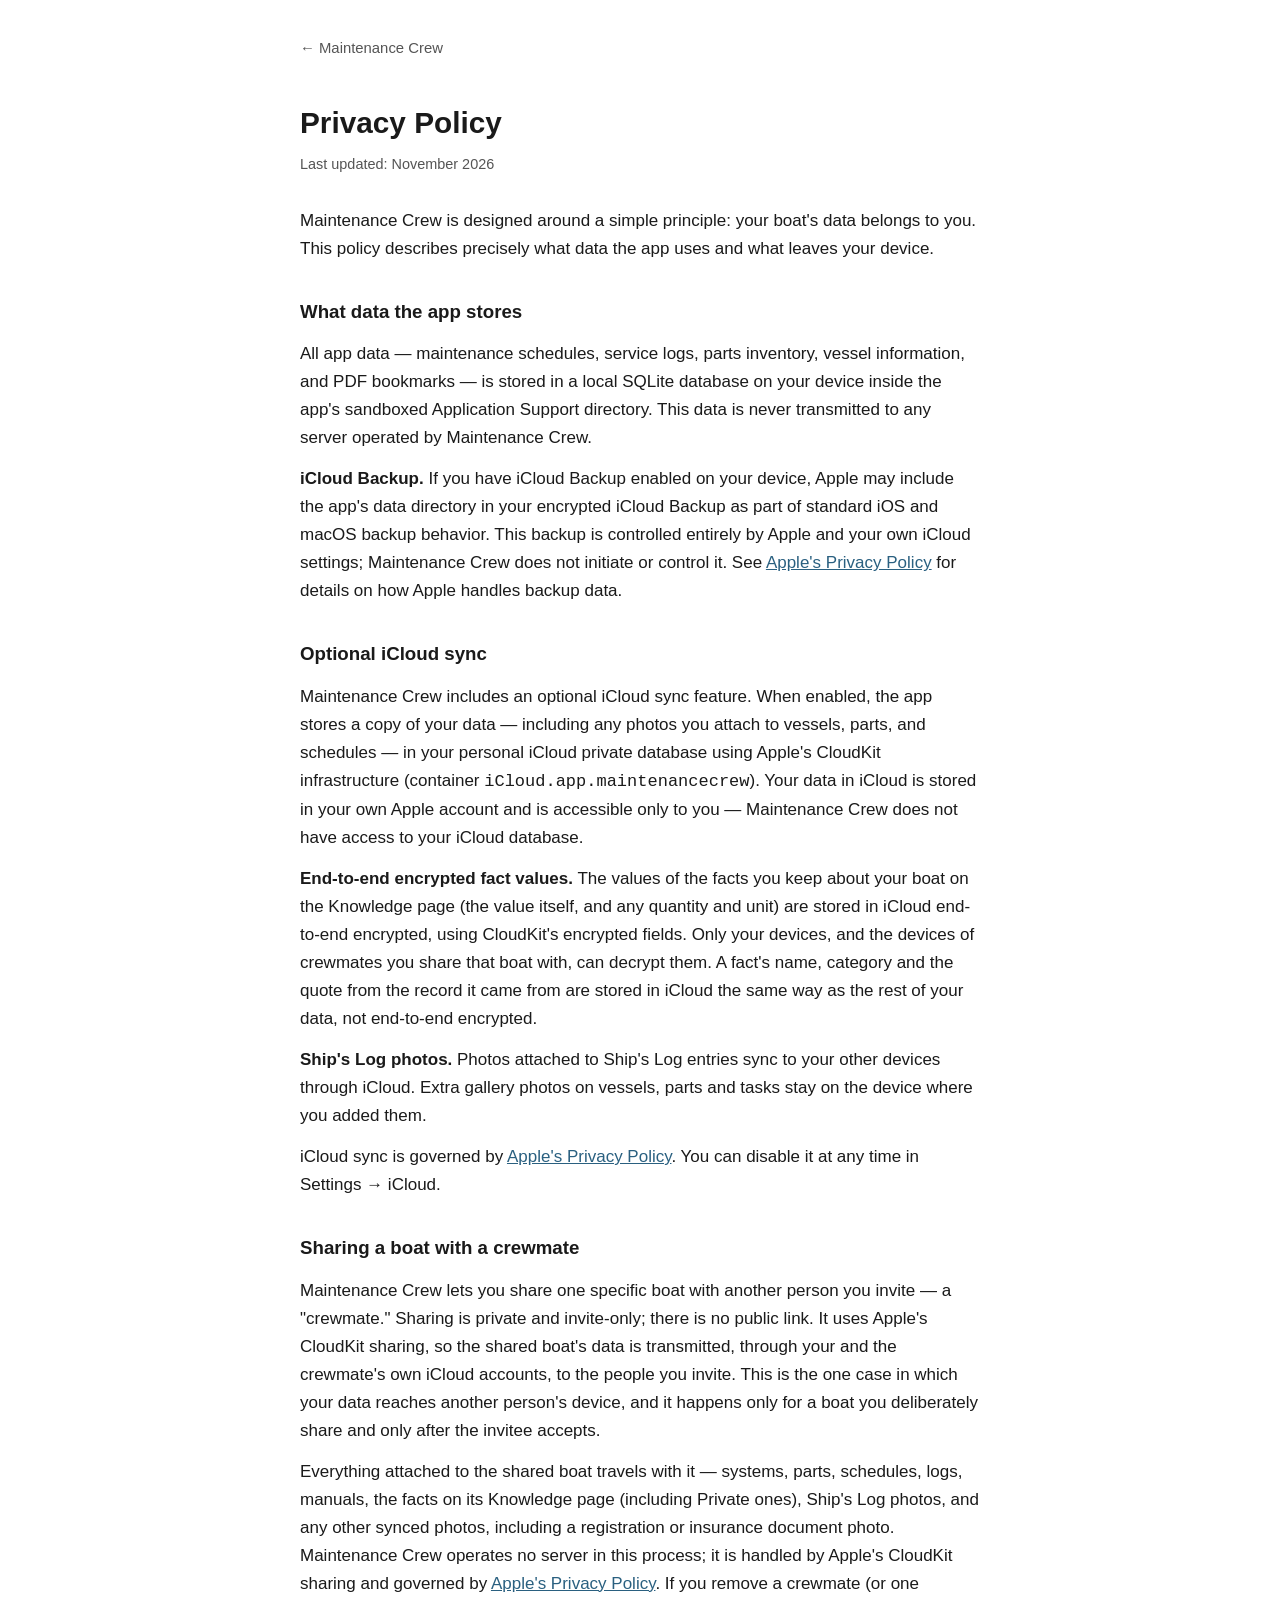
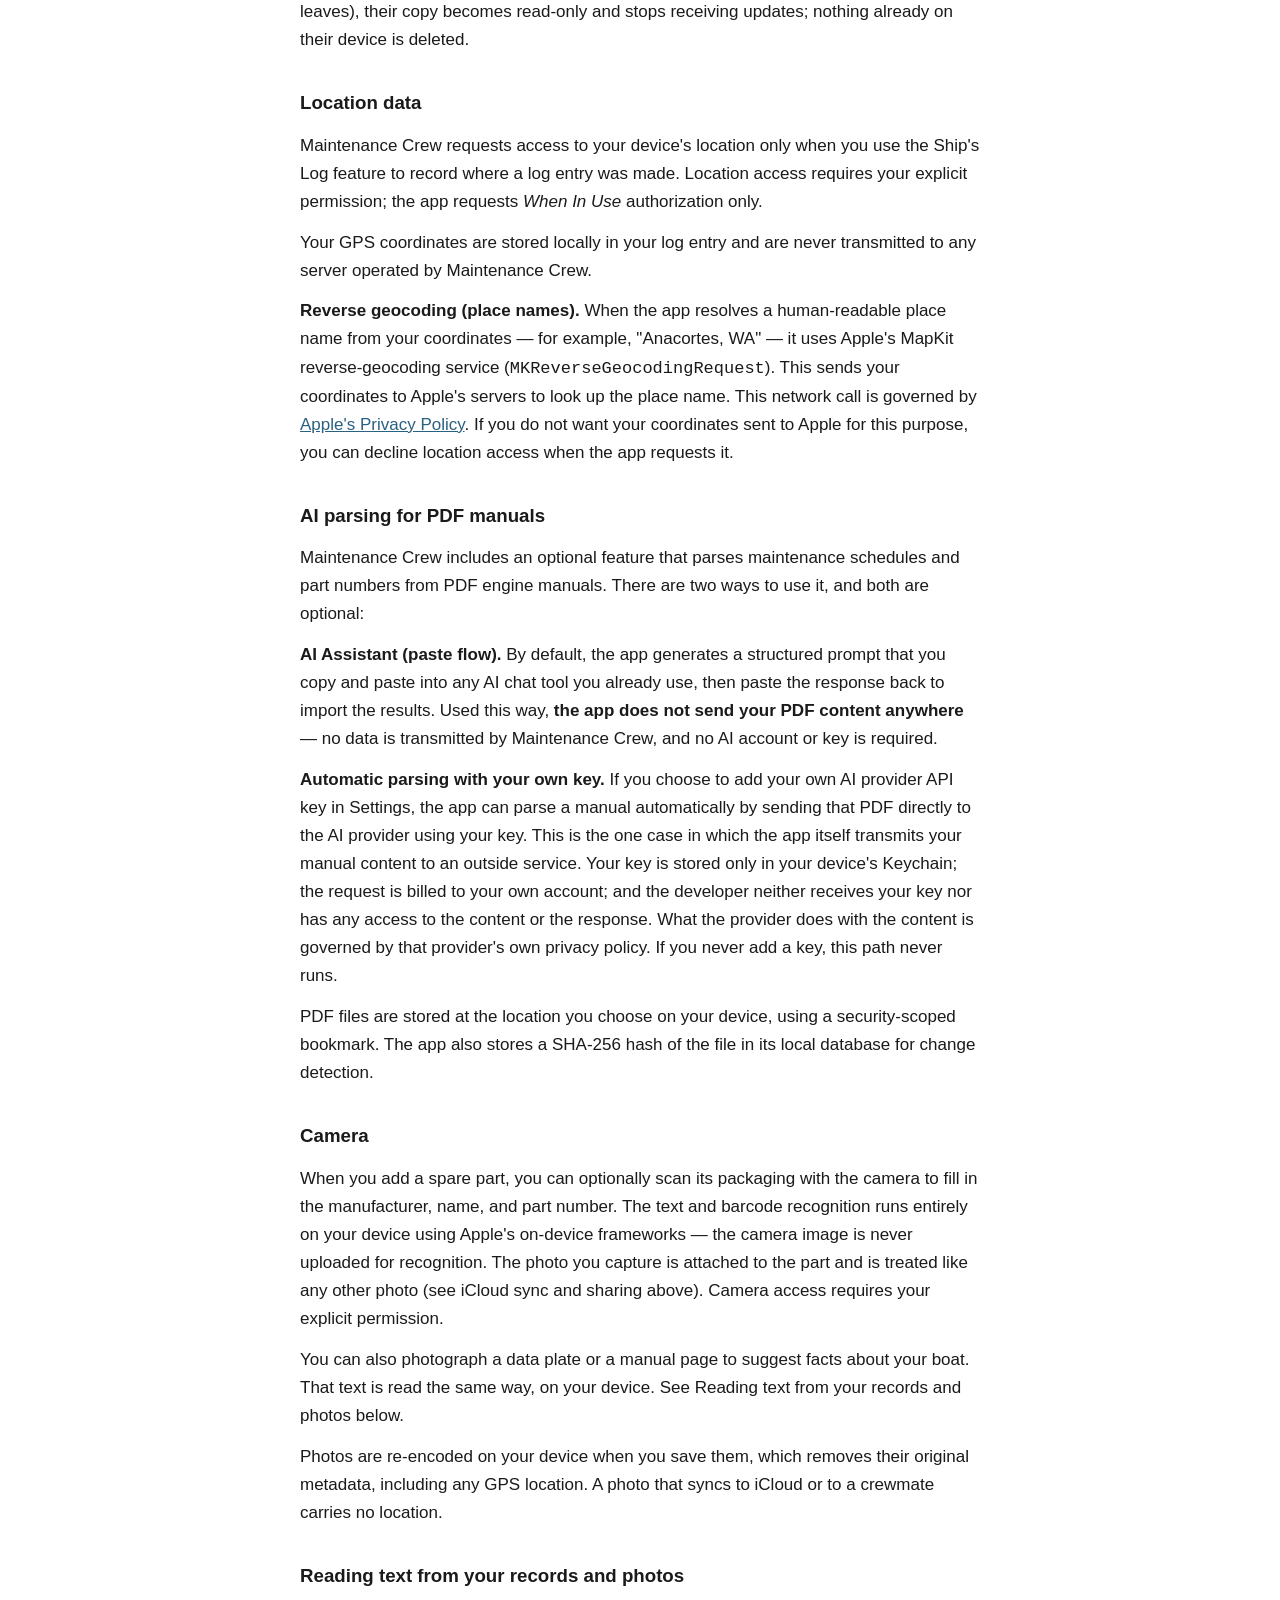
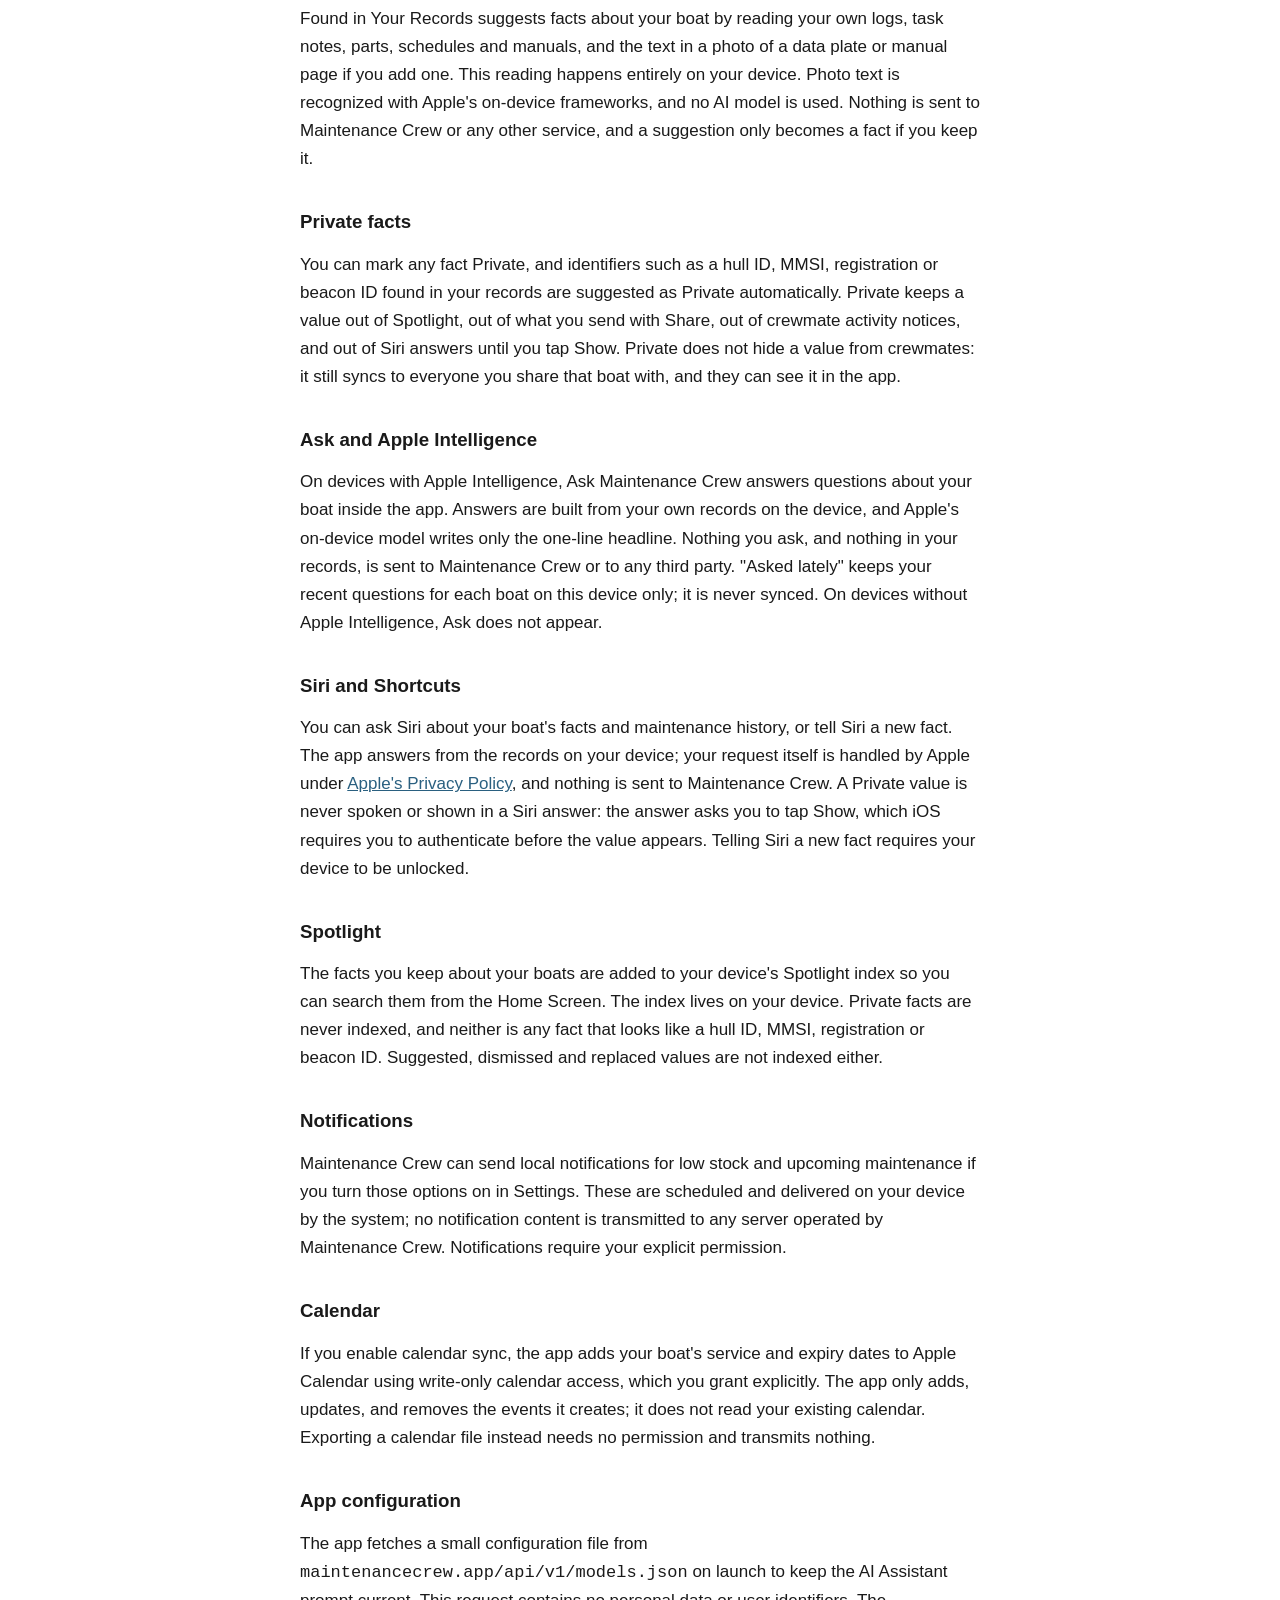
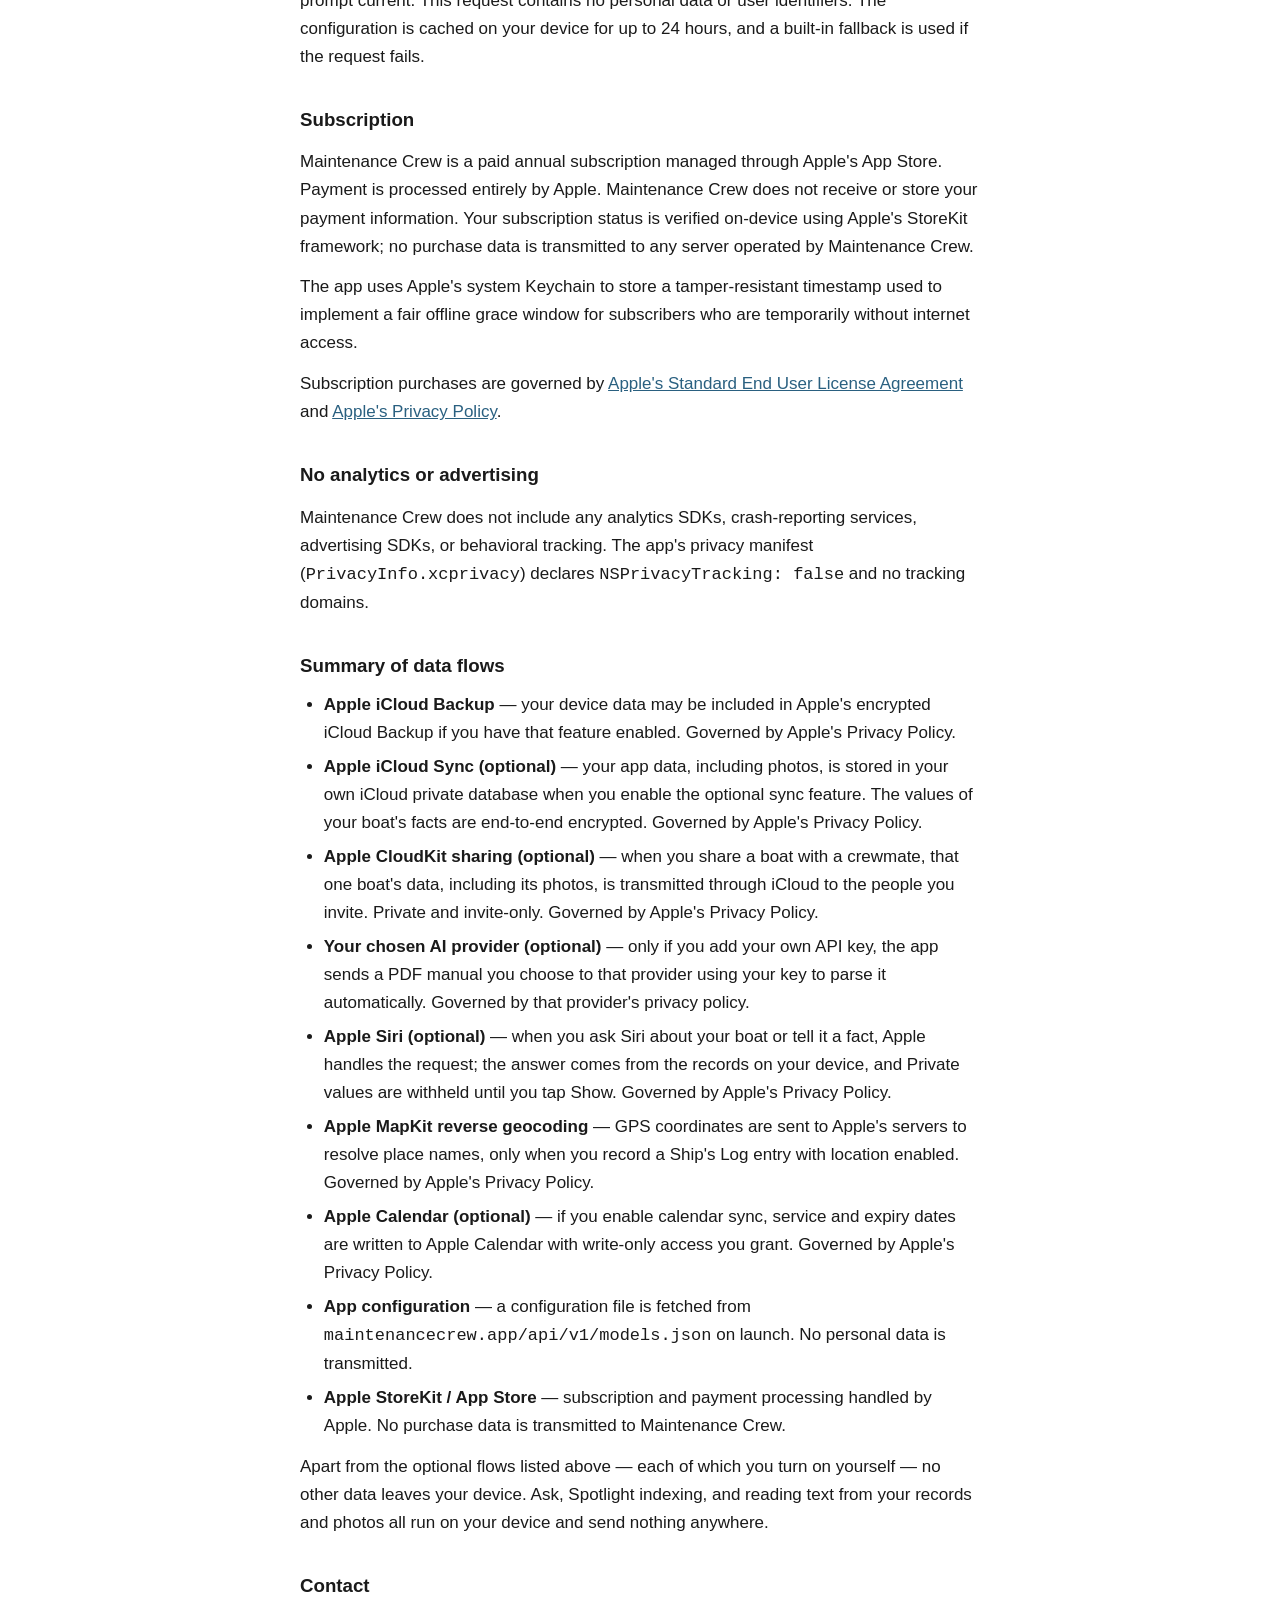
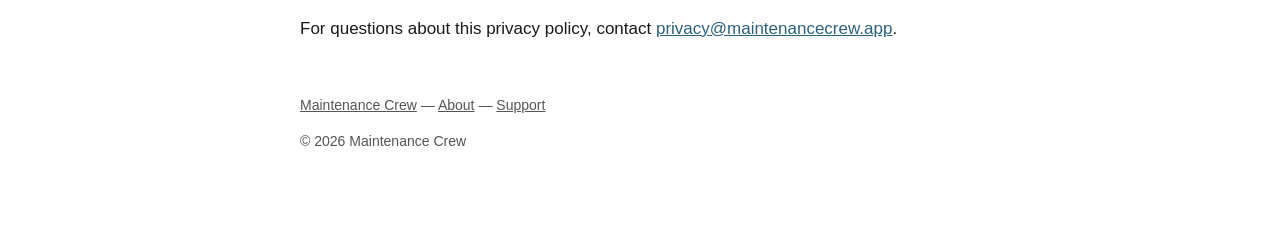
<file: privacy.html>
<!DOCTYPE html>
<html lang="en">
<head>
  <meta charset="UTF-8">
  <meta name="viewport" content="width=device-width, initial-scale=1.0">
  <title>Privacy Policy &mdash; Maintenance Crew</title>
  <link rel="stylesheet" href="style.css">
</head>
<body>
  <div class="container">
    <header>
      <a href="index.html">&larr; Maintenance Crew</a>
    </header>

    <h1>Privacy Policy</h1>
    <p class="meta">Last updated: November 2026</p>

    <p>Maintenance Crew is designed around a simple principle: your boat's data belongs to you. This policy describes precisely what data the app uses and what leaves your device.</p>

    <h2>What data the app stores</h2>
    <p>All app data &mdash; maintenance schedules, service logs, parts inventory, vessel information, and PDF bookmarks &mdash; is stored in a local SQLite database on your device inside the app's sandboxed Application Support directory. This data is never transmitted to any server operated by Maintenance Crew.</p>

    <p><strong>iCloud Backup.</strong> If you have iCloud Backup enabled on your device, Apple may include the app's data directory in your encrypted iCloud Backup as part of standard iOS and macOS backup behavior. This backup is controlled entirely by Apple and your own iCloud settings; Maintenance Crew does not initiate or control it. See <a href="https://www.apple.com/legal/privacy/" rel="noopener">Apple's Privacy Policy</a> for details on how Apple handles backup data.</p>

    <h2>Optional iCloud sync</h2>
    <p>Maintenance Crew includes an optional iCloud sync feature. When enabled, the app stores a copy of your data &mdash; including any photos you attach to vessels, parts, and schedules &mdash; in your personal iCloud private database using Apple's CloudKit infrastructure (container <code>iCloud.app.maintenancecrew</code>). Your data in iCloud is stored in your own Apple account and is accessible only to you &mdash; Maintenance Crew does not have access to your iCloud database.</p>

    <p><strong>End-to-end encrypted fact values.</strong> The values of the facts you keep about your boat on the Knowledge page (the value itself, and any quantity and unit) are stored in iCloud end-to-end encrypted, using CloudKit's encrypted fields. Only your devices, and the devices of crewmates you share that boat with, can decrypt them. A fact's name, category and the quote from the record it came from are stored in iCloud the same way as the rest of your data, not end-to-end encrypted.</p>

    <p><strong>Ship's Log photos.</strong> Photos attached to Ship's Log entries sync to your other devices through iCloud. Extra gallery photos on vessels, parts and tasks stay on the device where you added them.</p>

    <p>iCloud sync is governed by <a href="https://www.apple.com/legal/privacy/" rel="noopener">Apple's Privacy Policy</a>. You can disable it at any time in Settings &rarr; iCloud.</p>

    <h2>Sharing a boat with a crewmate</h2>
    <p>Maintenance Crew lets you share one specific boat with another person you invite &mdash; a "crewmate." Sharing is private and invite-only; there is no public link. It uses Apple's CloudKit sharing, so the shared boat's data is transmitted, through your and the crewmate's own iCloud accounts, to the people you invite. This is the one case in which your data reaches another person's device, and it happens only for a boat you deliberately share and only after the invitee accepts.</p>

    <p>Everything attached to the shared boat travels with it &mdash; systems, parts, schedules, logs, manuals, the facts on its Knowledge page (including Private ones), Ship's Log photos, and any other synced photos, including a registration or insurance document photo. Maintenance Crew operates no server in this process; it is handled by Apple's CloudKit sharing and governed by <a href="https://www.apple.com/legal/privacy/" rel="noopener">Apple's Privacy Policy</a>. If you remove a crewmate (or one leaves), their copy becomes read-only and stops receiving updates; nothing already on their device is deleted.</p>

    <h2>Location data</h2>
    <p>Maintenance Crew requests access to your device's location only when you use the Ship's Log feature to record where a log entry was made. Location access requires your explicit permission; the app requests <em>When In Use</em> authorization only.</p>

    <p>Your GPS coordinates are stored locally in your log entry and are never transmitted to any server operated by Maintenance Crew.</p>

    <p><strong>Reverse geocoding (place names).</strong> When the app resolves a human-readable place name from your coordinates &mdash; for example, "Anacortes, WA" &mdash; it uses Apple's MapKit reverse-geocoding service (<code>MKReverseGeocodingRequest</code>). This sends your coordinates to Apple's servers to look up the place name. This network call is governed by <a href="https://www.apple.com/legal/privacy/" rel="noopener">Apple's Privacy Policy</a>. If you do not want your coordinates sent to Apple for this purpose, you can decline location access when the app requests it.</p>

    <h2>AI parsing for PDF manuals</h2>
    <p>Maintenance Crew includes an optional feature that parses maintenance schedules and part numbers from PDF engine manuals. There are two ways to use it, and both are optional:</p>

    <p><strong>AI Assistant (paste flow).</strong> By default, the app generates a structured prompt that you copy and paste into any AI chat tool you already use, then paste the response back to import the results. Used this way, <strong>the app does not send your PDF content anywhere</strong> &mdash; no data is transmitted by Maintenance Crew, and no AI account or key is required.</p>

    <p><strong>Automatic parsing with your own key.</strong> If you choose to add your own AI provider API key in Settings, the app can parse a manual automatically by sending that PDF directly to the AI provider using your key. This is the one case in which the app itself transmits your manual content to an outside service. Your key is stored only in your device's Keychain; the request is billed to your own account; and the developer neither receives your key nor has any access to the content or the response. What the provider does with the content is governed by that provider's own privacy policy. If you never add a key, this path never runs.</p>

    <p>PDF files are stored at the location you choose on your device, using a security-scoped bookmark. The app also stores a SHA-256 hash of the file in its local database for change detection.</p>

    <h2>Camera</h2>
    <p>When you add a spare part, you can optionally scan its packaging with the camera to fill in the manufacturer, name, and part number. The text and barcode recognition runs entirely on your device using Apple's on-device frameworks &mdash; the camera image is never uploaded for recognition. The photo you capture is attached to the part and is treated like any other photo (see iCloud sync and sharing above). Camera access requires your explicit permission.</p>

    <p>You can also photograph a data plate or a manual page to suggest facts about your boat. That text is read the same way, on your device. See Reading text from your records and photos below.</p>

    <p>Photos are re-encoded on your device when you save them, which removes their original metadata, including any GPS location. A photo that syncs to iCloud or to a crewmate carries no location.</p>

    <h2>Reading text from your records and photos</h2>
    <p>Found in Your Records suggests facts about your boat by reading your own logs, task notes, parts, schedules and manuals, and the text in a photo of a data plate or manual page if you add one. This reading happens entirely on your device. Photo text is recognized with Apple's on-device frameworks, and no AI model is used. Nothing is sent to Maintenance Crew or any other service, and a suggestion only becomes a fact if you keep it.</p>

    <h2>Private facts</h2>
    <p>You can mark any fact Private, and identifiers such as a hull ID, MMSI, registration or beacon ID found in your records are suggested as Private automatically. Private keeps a value out of Spotlight, out of what you send with Share, out of crewmate activity notices, and out of Siri answers until you tap Show. Private does not hide a value from crewmates: it still syncs to everyone you share that boat with, and they can see it in the app.</p>

    <h2>Ask and Apple Intelligence</h2>
    <p>On devices with Apple Intelligence, Ask Maintenance Crew answers questions about your boat inside the app. Answers are built from your own records on the device, and Apple's on-device model writes only the one-line headline. Nothing you ask, and nothing in your records, is sent to Maintenance Crew or to any third party. "Asked lately" keeps your recent questions for each boat on this device only; it is never synced. On devices without Apple Intelligence, Ask does not appear.</p>

    <h2>Siri and Shortcuts</h2>
    <p>You can ask Siri about your boat's facts and maintenance history, or tell Siri a new fact. The app answers from the records on your device; your request itself is handled by Apple under <a href="https://www.apple.com/legal/privacy/" rel="noopener">Apple's Privacy Policy</a>, and nothing is sent to Maintenance Crew. A Private value is never spoken or shown in a Siri answer: the answer asks you to tap Show, which iOS requires you to authenticate before the value appears. Telling Siri a new fact requires your device to be unlocked.</p>

    <h2>Spotlight</h2>
    <p>The facts you keep about your boats are added to your device's Spotlight index so you can search them from the Home Screen. The index lives on your device. Private facts are never indexed, and neither is any fact that looks like a hull ID, MMSI, registration or beacon ID. Suggested, dismissed and replaced values are not indexed either.</p>

    <h2>Notifications</h2>
    <p>Maintenance Crew can send local notifications for low stock and upcoming maintenance if you turn those options on in Settings. These are scheduled and delivered on your device by the system; no notification content is transmitted to any server operated by Maintenance Crew. Notifications require your explicit permission.</p>

    <h2>Calendar</h2>
    <p>If you enable calendar sync, the app adds your boat's service and expiry dates to Apple Calendar using write-only calendar access, which you grant explicitly. The app only adds, updates, and removes the events it creates; it does not read your existing calendar. Exporting a calendar file instead needs no permission and transmits nothing.</p>

    <h2>App configuration</h2>
    <p>The app fetches a small configuration file from <code>maintenancecrew.app/api/v1/models.json</code> on launch to keep the AI Assistant prompt current. This request contains no personal data or user identifiers. The configuration is cached on your device for up to 24 hours, and a built-in fallback is used if the request fails.</p>

    <h2>Subscription</h2>
    <p>Maintenance Crew is a paid annual subscription managed through Apple's App Store. Payment is processed entirely by Apple. Maintenance Crew does not receive or store your payment information. Your subscription status is verified on-device using Apple's StoreKit framework; no purchase data is transmitted to any server operated by Maintenance Crew.</p>

    <p>The app uses Apple's system Keychain to store a tamper-resistant timestamp used to implement a fair offline grace window for subscribers who are temporarily without internet access.</p>

    <p>Subscription purchases are governed by <a href="https://www.apple.com/legal/internet-services/itunes/dev/stdeula/" rel="noopener">Apple's Standard End User License Agreement</a> and <a href="https://www.apple.com/legal/privacy/" rel="noopener">Apple's Privacy Policy</a>.</p>

    <h2>No analytics or advertising</h2>
    <p>Maintenance Crew does not include any analytics SDKs, crash-reporting services, advertising SDKs, or behavioral tracking. The app's privacy manifest (<code>PrivacyInfo.xcprivacy</code>) declares <code>NSPrivacyTracking: false</code> and no tracking domains.</p>

    <h2>Summary of data flows</h2>
    <ul>
      <li><strong>Apple iCloud Backup</strong> &mdash; your device data may be included in Apple's encrypted iCloud Backup if you have that feature enabled. Governed by Apple's Privacy Policy.</li>
      <li><strong>Apple iCloud Sync (optional)</strong> &mdash; your app data, including photos, is stored in your own iCloud private database when you enable the optional sync feature. The values of your boat's facts are end-to-end encrypted. Governed by Apple's Privacy Policy.</li>
      <li><strong>Apple CloudKit sharing (optional)</strong> &mdash; when you share a boat with a crewmate, that one boat's data, including its photos, is transmitted through iCloud to the people you invite. Private and invite-only. Governed by Apple's Privacy Policy.</li>
      <li><strong>Your chosen AI provider (optional)</strong> &mdash; only if you add your own API key, the app sends a PDF manual you choose to that provider using your key to parse it automatically. Governed by that provider's privacy policy.</li>
      <li><strong>Apple Siri (optional)</strong> &mdash; when you ask Siri about your boat or tell it a fact, Apple handles the request; the answer comes from the records on your device, and Private values are withheld until you tap Show. Governed by Apple's Privacy Policy.</li>
      <li><strong>Apple MapKit reverse geocoding</strong> &mdash; GPS coordinates are sent to Apple's servers to resolve place names, only when you record a Ship's Log entry with location enabled. Governed by Apple's Privacy Policy.</li>
      <li><strong>Apple Calendar (optional)</strong> &mdash; if you enable calendar sync, service and expiry dates are written to Apple Calendar with write-only access you grant. Governed by Apple's Privacy Policy.</li>
      <li><strong>App configuration</strong> &mdash; a configuration file is fetched from <code>maintenancecrew.app/api/v1/models.json</code> on launch. No personal data is transmitted.</li>
      <li><strong>Apple StoreKit / App Store</strong> &mdash; subscription and payment processing handled by Apple. No purchase data is transmitted to Maintenance Crew.</li>
    </ul>
    <p>Apart from the optional flows listed above &mdash; each of which you turn on yourself &mdash; no other data leaves your device. Ask, Spotlight indexing, and reading text from your records and photos all run on your device and send nothing anywhere.</p>

    <h2>Contact</h2>
    <p>For questions about this privacy policy, contact <a href="mailto:privacy@maintenancecrew.app">privacy@maintenancecrew.app</a>.</p>

    <footer>
      <p><a href="index.html">Maintenance Crew</a> &mdash; <a href="about.html">About</a> &mdash; <a href="support.html">Support</a></p>
      <p>&copy; 2026 Maintenance Crew</p>
    </footer>
  </div>
</body>
</html>
</file>
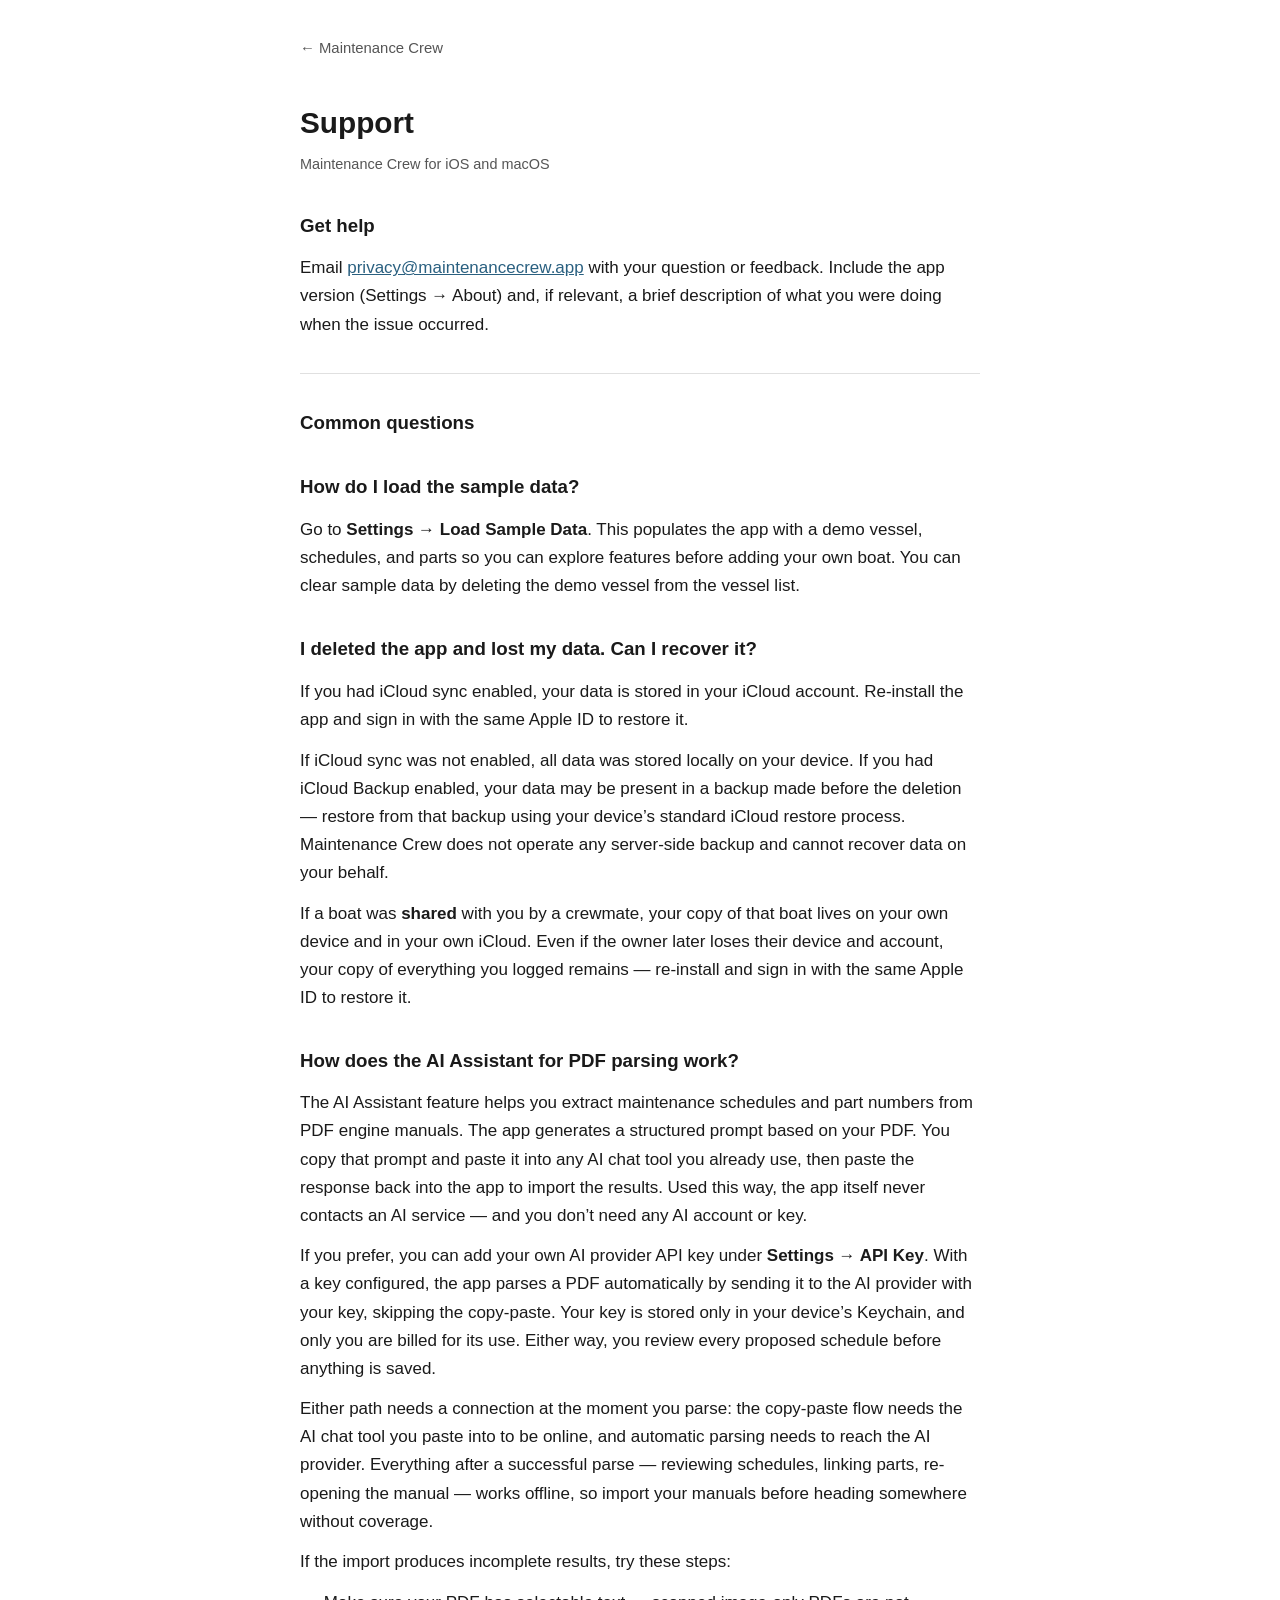
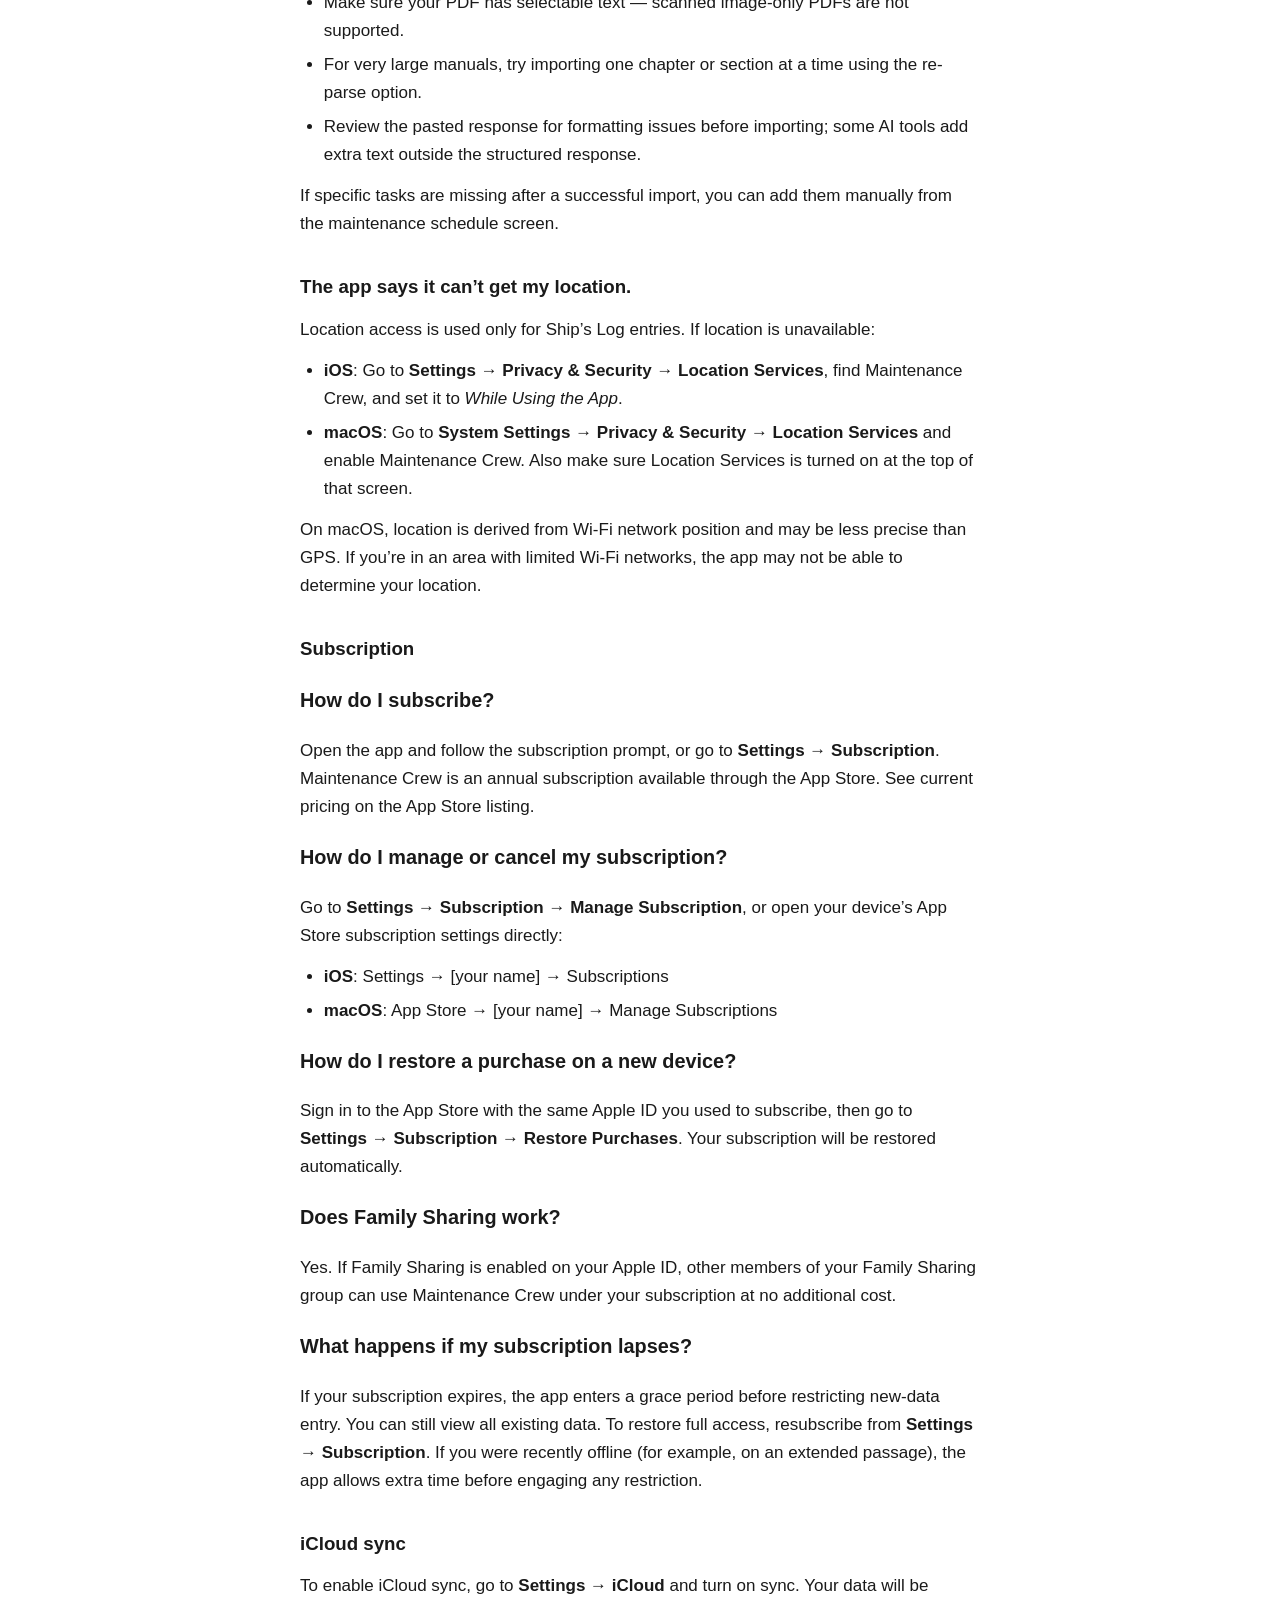
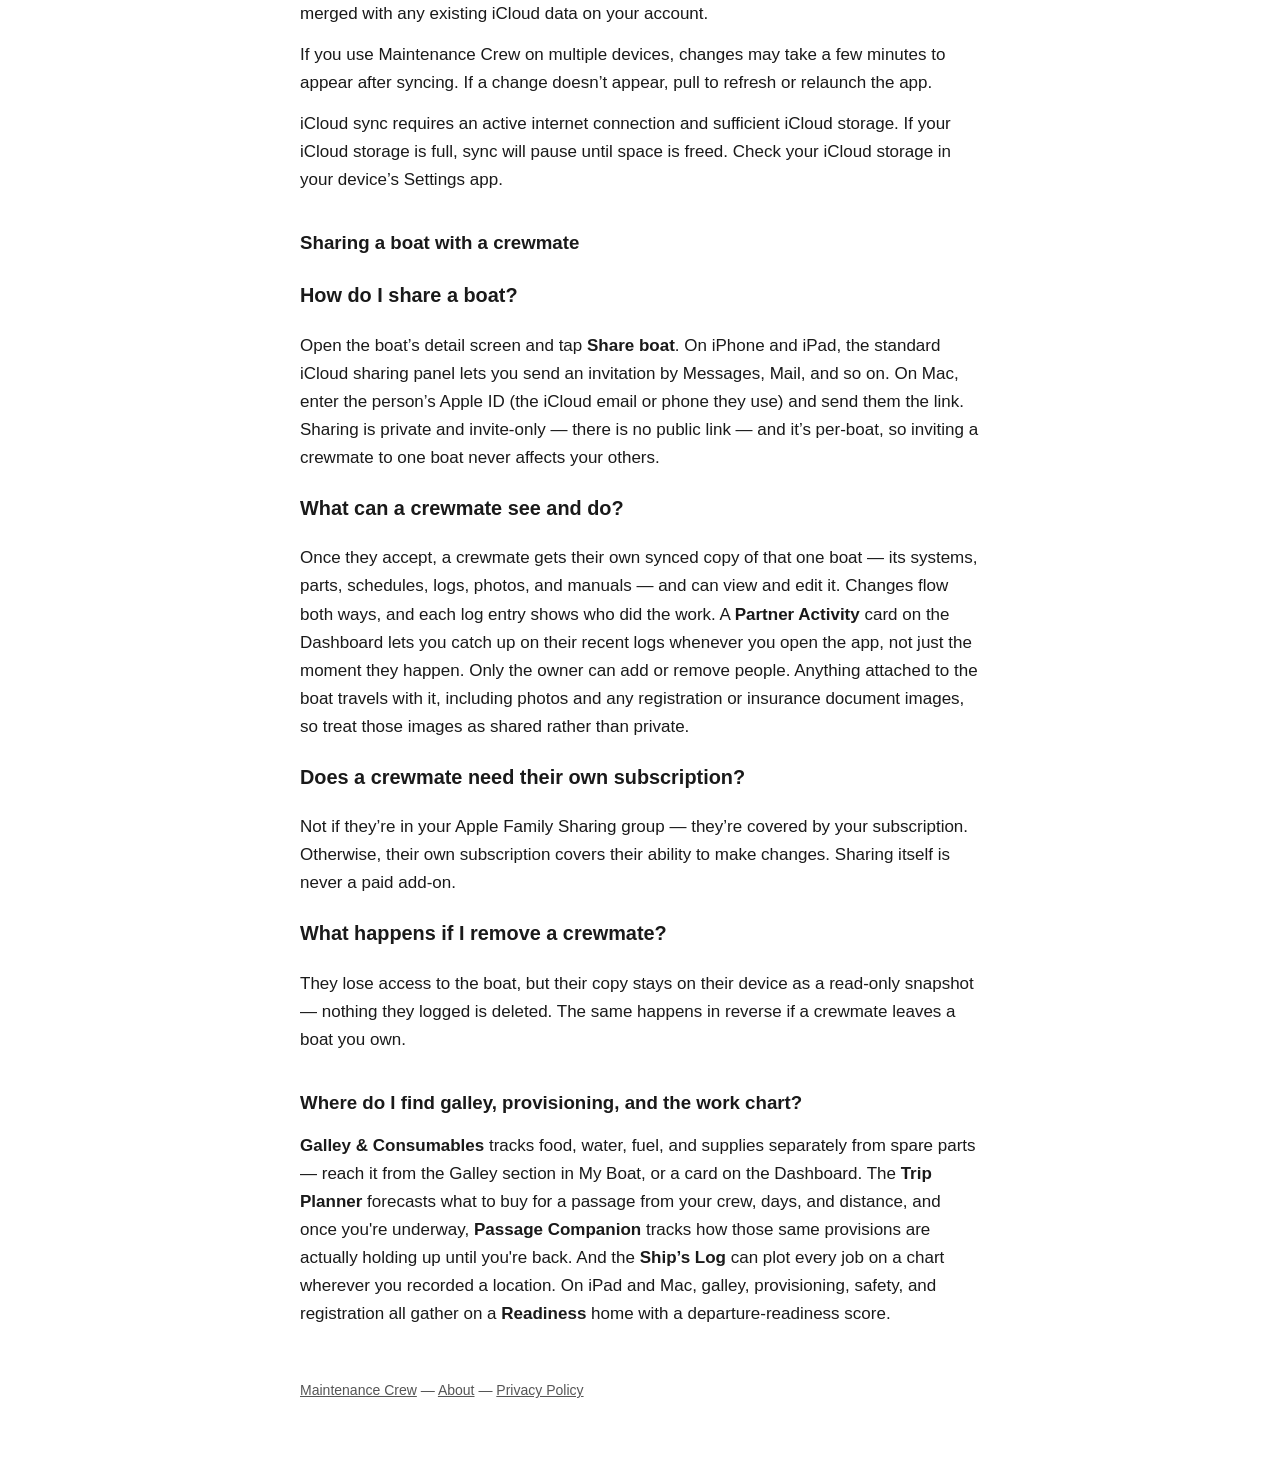
<file: support.html>
<!DOCTYPE html>
<html lang="en">
<head>
  <meta charset="UTF-8">
  <meta name="viewport" content="width=device-width, initial-scale=1.0">
  <title>Support &mdash; Maintenance Crew</title>
  <link rel="stylesheet" href="style.css">
</head>
<body>
  <div class="container">
    <header>
      <a href="index.html">&larr; Maintenance Crew</a>
    </header>

    <h1>Support</h1>
    <p class="meta">Maintenance Crew for iOS and macOS</p>

    <h2>Get help</h2>
    <p>Email <a href="mailto:privacy@maintenancecrew.app">privacy@maintenancecrew.app</a> with your question or feedback. Include the app version (Settings &rarr; About) and, if relevant, a brief description of what you were doing when the issue occurred.</p>

    <hr>

    <h2>Common questions</h2>

    <h2>How do I load the sample data?</h2>
    <p>Go to <strong>Settings &rarr; Load Sample Data</strong>. This populates the app with a demo vessel, schedules, and parts so you can explore features before adding your own boat. You can clear sample data by deleting the demo vessel from the vessel list.</p>

    <h2>I deleted the app and lost my data. Can I recover it?</h2>
    <p>If you had iCloud sync enabled, your data is stored in your iCloud account. Re-install the app and sign in with the same Apple ID to restore it.</p>
    <p>If iCloud sync was not enabled, all data was stored locally on your device. If you had iCloud Backup enabled, your data may be present in a backup made before the deletion &mdash; restore from that backup using your device&rsquo;s standard iCloud restore process. Maintenance Crew does not operate any server-side backup and cannot recover data on your behalf.</p>
    <p>If a boat was <strong>shared</strong> with you by a crewmate, your copy of that boat lives on your own device and in your own iCloud. Even if the owner later loses their device and account, your copy of everything you logged remains &mdash; re-install and sign in with the same Apple ID to restore it.</p>

    <h2>How does the AI Assistant for PDF parsing work?</h2>
    <p>The AI Assistant feature helps you extract maintenance schedules and part numbers from PDF engine manuals. The app generates a structured prompt based on your PDF. You copy that prompt and paste it into any AI chat tool you already use, then paste the response back into the app to import the results. Used this way, the app itself never contacts an AI service &mdash; and you don&rsquo;t need any AI account or key.</p>
    <p>If you prefer, you can add your own AI provider API key under <strong>Settings &rarr; API Key</strong>. With a key configured, the app parses a PDF automatically by sending it to the AI provider with your key, skipping the copy-paste. Your key is stored only in your device&rsquo;s Keychain, and only you are billed for its use. Either way, you review every proposed schedule before anything is saved.</p>
    <p>Either path needs a connection at the moment you parse: the copy-paste flow needs the AI chat tool you paste into to be online, and automatic parsing needs to reach the AI provider. Everything after a successful parse &mdash; reviewing schedules, linking parts, re-opening the manual &mdash; works offline, so import your manuals before heading somewhere without coverage.</p>
    <p>If the import produces incomplete results, try these steps:</p>
    <ul>
      <li>Make sure your PDF has selectable text &mdash; scanned image-only PDFs are not supported.</li>
      <li>For very large manuals, try importing one chapter or section at a time using the re-parse option.</li>
      <li>Review the pasted response for formatting issues before importing; some AI tools add extra text outside the structured response.</li>
    </ul>
    <p>If specific tasks are missing after a successful import, you can add them manually from the maintenance schedule screen.</p>

    <h2>The app says it can&rsquo;t get my location.</h2>
    <p>Location access is used only for Ship&rsquo;s Log entries. If location is unavailable:</p>
    <ul>
      <li><strong>iOS</strong>: Go to <strong>Settings &rarr; Privacy &amp; Security &rarr; Location Services</strong>, find Maintenance Crew, and set it to <em>While Using the App</em>.</li>
      <li><strong>macOS</strong>: Go to <strong>System Settings &rarr; Privacy &amp; Security &rarr; Location Services</strong> and enable Maintenance Crew. Also make sure Location Services is turned on at the top of that screen.</li>
    </ul>
    <p>On macOS, location is derived from Wi-Fi network position and may be less precise than GPS. If you&rsquo;re in an area with limited Wi-Fi networks, the app may not be able to determine your location.</p>

    <h2>Subscription</h2>

    <h3>How do I subscribe?</h3>
    <p>Open the app and follow the subscription prompt, or go to <strong>Settings &rarr; Subscription</strong>. Maintenance Crew is an annual subscription available through the App Store. See current pricing on the App Store listing.</p>

    <h3>How do I manage or cancel my subscription?</h3>
    <p>Go to <strong>Settings &rarr; Subscription &rarr; Manage Subscription</strong>, or open your device&rsquo;s App Store subscription settings directly:</p>
    <ul>
      <li><strong>iOS</strong>: Settings &rarr; [your name] &rarr; Subscriptions</li>
      <li><strong>macOS</strong>: App Store &rarr; [your name] &rarr; Manage Subscriptions</li>
    </ul>

    <h3>How do I restore a purchase on a new device?</h3>
    <p>Sign in to the App Store with the same Apple ID you used to subscribe, then go to <strong>Settings &rarr; Subscription &rarr; Restore Purchases</strong>. Your subscription will be restored automatically.</p>

    <h3>Does Family Sharing work?</h3>
    <p>Yes. If Family Sharing is enabled on your Apple ID, other members of your Family Sharing group can use Maintenance Crew under your subscription at no additional cost.</p>

    <h3>What happens if my subscription lapses?</h3>
    <p>If your subscription expires, the app enters a grace period before restricting new-data entry. You can still view all existing data. To restore full access, resubscribe from <strong>Settings &rarr; Subscription</strong>. If you were recently offline (for example, on an extended passage), the app allows extra time before engaging any restriction.</p>

    <h2>iCloud sync</h2>
    <p>To enable iCloud sync, go to <strong>Settings &rarr; iCloud</strong> and turn on sync. Your data will be merged with any existing iCloud data on your account.</p>
    <p>If you use Maintenance Crew on multiple devices, changes may take a few minutes to appear after syncing. If a change doesn&rsquo;t appear, pull to refresh or relaunch the app.</p>
    <p>iCloud sync requires an active internet connection and sufficient iCloud storage. If your iCloud storage is full, sync will pause until space is freed. Check your iCloud storage in your device&rsquo;s Settings app.</p>

    <h2>Sharing a boat with a crewmate</h2>

    <h3>How do I share a boat?</h3>
    <p>Open the boat&rsquo;s detail screen and tap <strong>Share boat</strong>. On iPhone and iPad, the standard iCloud sharing panel lets you send an invitation by Messages, Mail, and so on. On Mac, enter the person&rsquo;s Apple ID (the iCloud email or phone they use) and send them the link. Sharing is private and invite-only &mdash; there is no public link &mdash; and it&rsquo;s per-boat, so inviting a crewmate to one boat never affects your others.</p>

    <h3>What can a crewmate see and do?</h3>
    <p>Once they accept, a crewmate gets their own synced copy of that one boat &mdash; its systems, parts, schedules, logs, photos, and manuals &mdash; and can view and edit it. Changes flow both ways, and each log entry shows who did the work. A <strong>Partner Activity</strong> card on the Dashboard lets you catch up on their recent logs whenever you open the app, not just the moment they happen. Only the owner can add or remove people. Anything attached to the boat travels with it, including photos and any registration or insurance document images, so treat those images as shared rather than private.</p>

    <h3>Does a crewmate need their own subscription?</h3>
    <p>Not if they&rsquo;re in your Apple Family Sharing group &mdash; they&rsquo;re covered by your subscription. Otherwise, their own subscription covers their ability to make changes. Sharing itself is never a paid add-on.</p>

    <h3>What happens if I remove a crewmate?</h3>
    <p>They lose access to the boat, but their copy stays on their device as a read-only snapshot &mdash; nothing they logged is deleted. The same happens in reverse if a crewmate leaves a boat you own.</p>

    <h2>Where do I find galley, provisioning, and the work chart?</h2>
    <p><strong>Galley &amp; Consumables</strong> tracks food, water, fuel, and supplies separately from spare parts &mdash; reach it from the Galley section in My Boat, or a card on the Dashboard. The <strong>Trip Planner</strong> forecasts what to buy for a passage from your crew, days, and distance, and once you're underway, <strong>Passage Companion</strong> tracks how those same provisions are actually holding up until you're back. And the <strong>Ship&rsquo;s Log</strong> can plot every job on a chart wherever you recorded a location. On iPad and Mac, galley, provisioning, safety, and registration all gather on a <strong>Readiness</strong> home with a departure-readiness score.</p>

    <footer>
      <p><a href="index.html">Maintenance Crew</a> &mdash; <a href="about.html">About</a> &mdash; <a href="privacy.html">Privacy Policy</a></p>
    </footer>
  </div>
</body>
</html>
</file>
<file: style.css>
:root {
  --bg: #ffffff;
  --text: #1a1a1a;
  --muted: #555555;
  --link: #2a6080;
  --border: #e0e0e0;
  --max-width: 680px;

  /* Landing-page tokens */
  --surface: #f6f8fa;
  --surface-2: #eef2f5;
  --accent: #2a6080;
  --accent-deep: #1c4565;
  --accent-tint: rgba(42,96,128,0.08);
  --shadow-soft: 0 1px 2px rgba(15,30,50,0.04), 0 8px 24px rgba(15,30,50,0.08);
  --shadow-deep: 0 8px 32px rgba(15,30,50,0.12), 0 24px 60px rgba(15,30,50,0.18);

  /* Story vignettes (logbook) */
  --rule: rgba(28,96,128,0.14);
  --spine: rgba(15,30,45,0.30);
}

@media (prefers-color-scheme: dark) {
  :root {
    --bg: #111111;
    --text: #e8e8e8;
    --muted: #999999;
    --link: #5ba3c9;
    --border: #2a2a2a;

    --surface: #1a1d20;
    --surface-2: #232729;
    --accent: #5ba3c9;
    --accent-deep: #2a6080;
    --accent-tint: rgba(91,163,201,0.10);
    --shadow-soft: 0 1px 2px rgba(0,0,0,0.4), 0 8px 24px rgba(0,0,0,0.45);
    --shadow-deep: 0 12px 40px rgba(0,0,0,0.55);

    --rule: rgba(160,200,220,0.13);
    --spine: rgba(0,0,0,0.55);
  }
}

*, *::before, *::after {
  box-sizing: border-box;
}

html {
  font-size: 17px;
  -webkit-text-size-adjust: 100%;
}

body {
  margin: 0;
  padding: 2rem 1.25rem 4rem;
  background: var(--bg);
  color: var(--text);
  font-family: -apple-system, BlinkMacSystemFont, "Segoe UI", Helvetica, Arial, sans-serif;
  line-height: 1.65;
}

.container {
  max-width: var(--max-width);
  margin: 0 auto;
}

header {
  margin-bottom: 2.5rem;
}

header a {
  color: var(--muted);
  font-size: 0.875rem;
  text-decoration: none;
}

header a:hover {
  text-decoration: underline;
}

h1 {
  font-size: 1.75rem;
  font-weight: 700;
  margin: 0.25rem 0 0.5rem;
  line-height: 1.2;
}

h2 {
  font-size: 1.1rem;
  font-weight: 600;
  margin: 2rem 0 0.5rem;
  color: var(--text);
}

p {
  margin: 0.75rem 0;
}

a {
  color: var(--link);
}

ul {
  padding-left: 1.4rem;
  margin: 0.5rem 0;
}

li {
  margin-bottom: 0.35rem;
}

.meta {
  font-size: 0.85rem;
  color: var(--muted);
  margin-bottom: 1.75rem;
}

hr {
  border: none;
  border-top: 1px solid var(--border);
  margin: 2rem 0;
}

footer {
  margin-top: 3rem;
  font-size: 0.825rem;
  color: var(--muted);
}

footer a {
  color: var(--muted);
}

.app-name {
  font-size: 1.1rem;
  font-weight: 600;
  color: var(--link);
  text-decoration: none;
}

.nav-links {
  list-style: none;
  padding: 0;
  margin: 2rem 0;
}

.nav-links li {
  margin-bottom: 0.75rem;
}

.nav-links a {
  font-size: 1.05rem;
}

/* ───────────────────────────────────────────────────────────────────────── */
/* Landing page (index.html). Other pages keep the simple --max-width layout. */
/* ───────────────────────────────────────────────────────────────────────── */

body.landing {
  padding: 0;
  background: var(--bg);
}

.landing .container {
  max-width: 1180px;
  padding: 0 1.5rem;
}

.landing .topbar {
  display: flex;
  justify-content: space-between;
  align-items: center;
  padding: 1.5rem 0 0.5rem;
  margin-bottom: 0;
  border-bottom: none;
}

.landing .topbar .brand {
  display: flex;
  align-items: center;
  gap: 0.6rem;
  text-decoration: none;
  color: var(--text);
}

.landing .topbar .brand img {
  width: 36px;
  height: 36px;
  border-radius: 8px;
  box-shadow: var(--shadow-soft);
}

.landing .topbar .brand .wordmark {
  font-weight: 600;
  font-size: 1.05rem;
}

.landing .topbar nav {
  display: flex;
  gap: 1.5rem;
}

.landing .topbar nav a {
  color: var(--muted);
  text-decoration: none;
  font-size: 0.9rem;
}

.landing .topbar nav a:hover {
  color: var(--text);
}

/* Hero */
.landing .hero {
  display: grid;
  grid-template-columns: 1.05fr 1fr;
  gap: 4rem;
  align-items: center;
  padding: 5rem 0 4rem;
}

.landing .hero .eyebrow {
  display: inline-block;
  font-size: 0.78rem;
  font-weight: 600;
  letter-spacing: 0.05em;
  text-transform: uppercase;
  color: var(--accent);
  background: var(--accent-tint);
  padding: 0.3rem 0.7rem;
  border-radius: 999px;
  margin-bottom: 1.25rem;
}

.landing .hero h1 {
  font-size: clamp(2.2rem, 4.4vw, 3.4rem);
  font-weight: 800;
  letter-spacing: -0.02em;
  line-height: 1.05;
  margin: 0 0 1rem;
}

.landing .hero .lede {
  font-size: 1.15rem;
  color: var(--muted);
  margin: 0 0 1.5rem;
  max-width: 36rem;
  line-height: 1.55;
}

.landing .cta {
  display: flex;
  align-items: center;
  flex-wrap: wrap;
  gap: 0.9rem 1.25rem;
  margin-top: 0.5rem;
}

.landing .badge-app-store {
  display: inline-flex;
  align-items: center;
  gap: 0.65rem;
  padding: 0.7rem 1.1rem 0.7rem 0.85rem;
  background: #000;
  color: #fff !important;
  text-decoration: none;
  border-radius: 12px;
  line-height: 1.1;
  transition: transform 0.15s, box-shadow 0.15s;
}

.landing .badge-app-store:hover {
  transform: translateY(-1px);
  box-shadow: var(--shadow-soft);
}

.landing .badge-app-store svg.apple {
  width: 28px;
  height: 28px;
  fill: #fff;
  flex-shrink: 0;
}

.landing .badge-app-store .badge-label {
  display: flex;
  flex-direction: column;
}

.landing .badge-app-store .badge-label small {
  font-size: 0.65rem;
  letter-spacing: 0.02em;
  opacity: 0.85;
}

.landing .badge-app-store .badge-label strong {
  font-size: 1.05rem;
  font-weight: 600;
  letter-spacing: -0.01em;
}

.landing .trust-note {
  font-size: 0.98rem;
  color: var(--muted);
  line-height: 1.5;
  max-width: 34rem;
  margin: 1.25rem 0 0.4rem;
}

.landing .trust-note strong {
  color: var(--text);
  font-weight: 600;
}

.landing .price-note {
  font-size: 0.9rem;
  color: var(--muted);
}

.landing .price-note strong {
  color: var(--text);
}

/* Hero phone showcase */
.landing .hero-phones {
  position: relative;
  display: flex;
  justify-content: center;
  align-items: center;
  min-height: 460px;
}

.landing .hero-phones img {
  position: absolute;
  width: 240px;
  border-radius: 18px;
  box-shadow: var(--shadow-deep);
  transition: transform 0.3s ease;
}

.landing .hero-phones img:nth-child(1) {
  transform: translate(-130px, 20px) rotate(-6deg);
  z-index: 1;
}

.landing .hero-phones img:nth-child(2) {
  transform: translateY(-10px);
  z-index: 3;
  box-shadow: var(--shadow-deep), 0 0 0 1px rgba(255,255,255,0.04);
}

.landing .hero-phones img:nth-child(3) {
  transform: translate(130px, 20px) rotate(6deg);
  z-index: 1;
}

/* Story vignettes (logbook) */
.landing .stories {
  padding: 1rem 0 3.5rem;
  border-top: 1px solid var(--border);
}

.landing .stories .section-title {
  margin-bottom: 2.25rem;
}

.landing .story-wrap {
  position: relative;
  max-width: 560px;
  margin: 0 auto;
}

.landing .story-stack {
  position: absolute;
  inset: 6px -6px -10px 6px;
  background: var(--surface-2);
  border: 1px solid var(--border);
  border-radius: 16px;
}

/* Scroll-snap track. The page-turn was JavaScript; this is its no-JS equivalent —
   native horizontal scrolling gives swipe, trackpad, and keyboard for free, and the
   numbered links jump straight to an entry. (#972) */
.landing .story-book {
  position: relative;
  border-radius: 16px;
  display: flex;
  overflow-x: auto;
  scroll-snap-type: x mandatory;
  scroll-behavior: smooth;
  /* Each entry is a full-width card, so the gap is only visible mid-scroll — it keeps
     them reading as separate pages rather than one continuous strip. */
  gap: 1rem;
  /* Hide the scrollbar: the dots and the fold corner are the affordance. */
  scrollbar-width: none;
}
.landing .story-book::-webkit-scrollbar { display: none; }

.landing .story-page {
  position: relative;
  flex: 0 0 100%;
  scroll-snap-align: center;
  scroll-snap-stop: always;
  background: var(--surface);
  border: 1px solid var(--border);
  border-radius: 16px;
  min-height: 280px;
  background-image: repeating-linear-gradient(to bottom, transparent, transparent 30px, var(--rule) 31px);
  background-position: 0 4.8rem;
}
/* An anchor jump must move the track, never scroll the page out from under it. */
.landing .story-page:target { outline: none; }

.landing .story-page-content {
  position: relative;
  padding: 2rem 2.25rem 2.4rem;
}

.landing .story-page-head {
  display: flex;
  align-items: center;
  justify-content: space-between;
  margin-bottom: 1.1rem;
}

.landing .story-no {
  font-family: ui-monospace, SFMono-Regular, Menlo, Consolas, monospace;
  font-size: 0.8rem;
  color: var(--muted);
  letter-spacing: 0.02em;
}

.landing .story-tag {
  font-size: 0.7rem;
  font-weight: 700;
  letter-spacing: 0.09em;
  color: var(--accent);
  background: var(--accent-tint);
  padding: 0.3rem 0.65rem;
  border-radius: 999px;
}

.landing .story-page h3 {
  font-size: 1.35rem;
  font-weight: 700;
  letter-spacing: -0.01em;
  margin: 0 0 0.65rem;
  text-wrap: balance;
  position: relative;
  z-index: 1;
}

.landing .story-page p {
  color: var(--muted);
  line-height: 1.65;
  margin: 0;
  max-width: 34rem;
  position: relative;
  z-index: 1;
}

.landing .story-fold {
  position: absolute;
  right: 0;
  bottom: 0;
  width: 30px;
  height: 30px;
  cursor: pointer;
  z-index: 6;
}
.landing .story-fold::before {
  content: "";
  position: absolute;
  right: 0;
  bottom: 0;
  width: 0;
  height: 0;
  border-style: solid;
  border-width: 0 0 26px 26px;
  border-color: transparent transparent var(--border) transparent;
  transition: border-color 0.2s ease, border-width 0.2s ease;
}
.landing .story-fold:hover::before { border-color: transparent transparent var(--accent-tint) transparent; }
.landing .story-fold:focus-visible {
  outline: 2px solid var(--accent);
  outline-offset: -2px;
  border-radius: 0 0 16px 0;
}

.landing .story-nav {
  display: flex;
  align-items: center;
  justify-content: center;
  gap: 1.1rem;
  margin-top: 1.5rem;
}

/* Numbered links, not JS buttons. Each is a real anchor with a visible hit target of
   its own; the digit is visually hidden but read aloud, so the control is not a bare
   unlabelled dot for anyone using a screen reader. */
.landing .story-dots { display: flex; gap: 0.5rem; align-items: center; }
.landing .story-dots a {
  display: block;
  position: relative;
  width: 9px;
  height: 9px;
  border-radius: 50%;
  background: var(--border);
  transition: background 0.2s ease, width 0.2s ease;
}
.landing .story-dots a span {
  position: absolute;
  width: 1px;
  height: 1px;
  overflow: hidden;
  clip-path: inset(50%);
  white-space: nowrap;
}
.landing .story-dots a:hover { background: var(--accent-tint); }
.landing .story-dots a:focus-visible { outline: 2px solid var(--accent); outline-offset: 3px; }

/* Active dot without JavaScript: :has() lets the wrapper see which entry is targeted.
   The :not() arm covers first load, when nothing is targeted and entry 1 is showing. */
.landing .story-wrap:not(:has(.story-page:target)) .story-dots a:first-child,
.landing .story-wrap:has(#story-1:target) .story-dots a[href="#story-1"],
.landing .story-wrap:has(#story-2:target) .story-dots a[href="#story-2"],
.landing .story-wrap:has(#story-3:target) .story-dots a[href="#story-3"],
.landing .story-wrap:has(#story-4:target) .story-dots a[href="#story-4"],
.landing .story-wrap:has(#story-5:target) .story-dots a[href="#story-5"],
.landing .story-wrap:has(#story-6:target) .story-dots a[href="#story-6"] {
  background: var(--accent);
  width: 22px;
  border-radius: 5px;
}

.landing .story-count {
  text-align: center;
  font-family: ui-monospace, SFMono-Regular, Menlo, Consolas, monospace;
  font-size: 0.78rem;
  color: var(--muted);
  margin-top: 0.6rem;
}

@media (prefers-reduced-motion: reduce) {
  .landing .story-book { scroll-behavior: auto; }
  .landing .story-dots a { transition: none; }
}

/* Features */
.landing .features {
  padding: 4rem 0 3rem;
  border-top: 1px solid var(--border);
}

.landing .section-heading {
  display: block;
  font-size: 0.85rem;
  font-weight: 600;
  letter-spacing: 0.08em;
  text-transform: uppercase;
  color: var(--accent);
  margin-bottom: 0.5rem;
}

.landing .section-title {
  font-size: clamp(1.6rem, 3vw, 2.2rem);
  font-weight: 700;
  letter-spacing: -0.015em;
  margin: 0 0 2.5rem;
  max-width: 40rem;
  line-height: 1.15;
}

.landing .feature-grid {
  display: grid;
  grid-template-columns: repeat(2, 1fr);
  gap: 1.25rem;
}

.landing .feature-card {
  background: var(--surface);
  border: 1px solid var(--border);
  border-radius: 16px;
  padding: 1.75rem;
}

.landing .feature-card h3 {
  font-size: 1.15rem;
  font-weight: 700;
  margin: 0 0 0.5rem;
  letter-spacing: -0.01em;
}

.landing .feature-card p {
  font-size: 0.98rem;
  color: var(--muted);
  margin: 0;
  line-height: 1.55;
}

.landing .feature-icon {
  display: inline-flex;
  width: 38px;
  height: 38px;
  align-items: center;
  justify-content: center;
  background: var(--accent-tint);
  color: var(--accent);
  border-radius: 10px;
  margin-bottom: 1rem;
}

.landing .feature-icon svg {
  width: 20px;
  height: 20px;
  stroke: currentColor;
  fill: none;
  stroke-width: 2;
  stroke-linecap: round;
  stroke-linejoin: round;
}

/* Feature clusters */
.landing .feature-cluster {
  display: flex;
  flex-direction: column;
}

.landing .feature-cluster .section-heading {
  margin-bottom: 0.75rem;
}

.landing .feature-cluster .feature-card {
  margin-bottom: 1.25rem;
}

.landing .feature-list {
  list-style: none;
  margin: 0;
  padding: 0;
  display: flex;
  flex-direction: column;
  gap: 0.85rem;
}

.landing .feature-list-item {
  display: flex;
  align-items: flex-start;
  gap: 0.75rem;
  margin: 0;
}

.landing .feature-list-icon {
  display: inline-flex;
  flex-shrink: 0;
  width: 24px;
  height: 24px;
  align-items: center;
  justify-content: center;
  background: var(--accent-tint);
  color: var(--accent);
  border-radius: 7px;
  margin-top: 0.1rem;
}

.landing .feature-list-icon svg {
  width: 13px;
  height: 13px;
  stroke: currentColor;
  fill: none;
  stroke-width: 2;
  stroke-linecap: round;
  stroke-linejoin: round;
}

.landing .feature-list-item span:last-child {
  flex: 1;
  min-width: 0;
  font-size: 0.92rem;
  color: var(--muted);
  line-height: 1.5;
}

.landing .feature-list-item strong {
  color: var(--text);
}

/* Passage journey (Trip Planner → Passage Companion → Galley) */
.landing .journey {
  padding: 1rem 0 3rem;
  border-top: 1px solid var(--border);
}

.landing .journey-lede {
  color: var(--muted);
  font-size: 1.02rem;
  line-height: 1.6;
  max-width: 42rem;
  margin: 0 0 2.5rem;
}

.landing .journey-steps {
  list-style: none;
  margin: 0;
  padding: 0;
  display: grid;
  grid-template-columns: repeat(2, 1fr);
  gap: 1.25rem;
}

.landing .journey-step {
  background: var(--surface);
  border: 1px solid var(--border);
  border-radius: 16px;
  padding: 1.75rem;
}

.landing .journey-step-num {
  display: inline-flex;
  align-items: center;
  justify-content: center;
  width: 28px;
  height: 28px;
  border-radius: 50%;
  background: var(--accent);
  color: #fff;
  font-weight: 700;
  font-size: 0.85rem;
  margin-bottom: 1rem;
}

.landing .journey-step h3 {
  font-size: 1.1rem;
  font-weight: 700;
  margin: 0 0 0.5rem;
  letter-spacing: -0.01em;
}

.landing .journey-step p {
  font-size: 0.98rem;
  color: var(--muted);
  margin: 0;
  line-height: 1.55;
}

/* Large-screen showcase */
.landing .showcase {
  margin: 1rem 0 4rem;
  background: linear-gradient(135deg, var(--accent-deep), var(--accent));
  border-radius: 24px;
  padding: 3rem;
  display: grid;
  grid-template-columns: 0.9fr 1.1fr;
  gap: 2.5rem;
  align-items: center;
  overflow: hidden;
}

.landing .showcase .section-heading {
  color: rgba(255,255,255,0.85);
}

.landing .showcase h2 {
  color: #fff;
  margin: 0 0 0.75rem;
  font-size: clamp(1.6rem, 3vw, 2.2rem);
  font-weight: 700;
  letter-spacing: -0.015em;
  line-height: 1.15;
}

.landing .showcase p {
  color: rgba(255,255,255,0.85);
  margin: 0;
  font-size: 1.02rem;
  line-height: 1.6;
}

.landing .showcase-frame {
  border-radius: 12px;
  overflow: hidden;
  box-shadow: var(--shadow-deep), 0 0 0 1px rgba(255,255,255,0.06);
  background: #fff;
}

.landing .showcase-frame img {
  display: block;
  width: 100%;
  height: auto;
}

/* Pricing / final CTA */
.landing .pricing {
  margin: 4rem 0 5rem;
  background: linear-gradient(135deg, var(--accent-deep), var(--accent));
  color: #fff;
  border-radius: 24px;
  padding: 3rem 2rem;
  text-align: center;
}

.landing .pricing h2 {
  color: #fff;
  margin: 0 0 0.5rem;
  font-size: clamp(1.6rem, 3vw, 2rem);
  font-weight: 700;
  letter-spacing: -0.015em;
}

.landing .pricing .pricing-lede {
  color: rgba(255,255,255,0.85);
  margin: 0 auto 1.75rem;
  max-width: 32rem;
  font-size: 1.05rem;
}

.landing .pricing .pricing-cta {
  display: inline-flex;
  flex-direction: column;
  align-items: center;
  gap: 0.75rem;
}

.landing .pricing .badge-app-store {
  background: #fff;
  color: #000 !important;
}

.landing .pricing .badge-app-store svg.apple {
  fill: #000;
}

.landing .pricing .terms-row {
  font-size: 0.85rem;
  color: rgba(255,255,255,0.78);
  display: flex;
  flex-wrap: wrap;
  justify-content: center;
  gap: 0.4rem 1.25rem;
  margin-top: 1.25rem;
}

.landing .pricing .terms-row a {
  color: rgba(255,255,255,0.92);
  text-decoration: underline;
  text-underline-offset: 2px;
}

/* Landing footer */
.landing footer.site-footer {
  border-top: 1px solid var(--border);
  padding: 2rem 0;
  margin-top: 0;
  font-size: 0.875rem;
  color: var(--muted);
  display: flex;
  flex-wrap: wrap;
  justify-content: space-between;
  gap: 1rem;
}

.landing footer.site-footer .links {
  display: flex;
  gap: 1.5rem;
}

.landing footer.site-footer a {
  color: var(--muted);
  text-decoration: none;
}

.landing footer.site-footer a:hover {
  text-decoration: underline;
  color: var(--text);
}

/* Mobile */
@media (max-width: 760px) {
  .landing .hero {
    grid-template-columns: 1fr;
    gap: 2.5rem;
    padding: 3rem 0 2rem;
    text-align: center;
  }
  .landing .cta {
    justify-content: center;
  }
  .landing .hero-phones {
    min-height: 420px;
  }
  .landing .hero-phones img { width: 200px; }
  .landing .hero-phones img:nth-child(1) { transform: translate(-100px, 16px) rotate(-6deg); }
  .landing .hero-phones img:nth-child(3) { transform: translate(100px, 16px) rotate(6deg); }
  .landing .feature-grid {
    grid-template-columns: 1fr;
  }
  .landing .story-page-content {
    padding: 1.5rem 1.5rem 1.85rem;
  }
  .landing .story-page h3 {
    font-size: 1.2rem;
  }
  .landing .journey-steps {
    grid-template-columns: 1fr;
  }
  .landing .showcase {
    grid-template-columns: 1fr;
    gap: 2rem;
    padding: 2rem 1.5rem;
    text-align: center;
  }
  .landing .topbar nav {
    gap: 1rem;
  }
}
</file>
